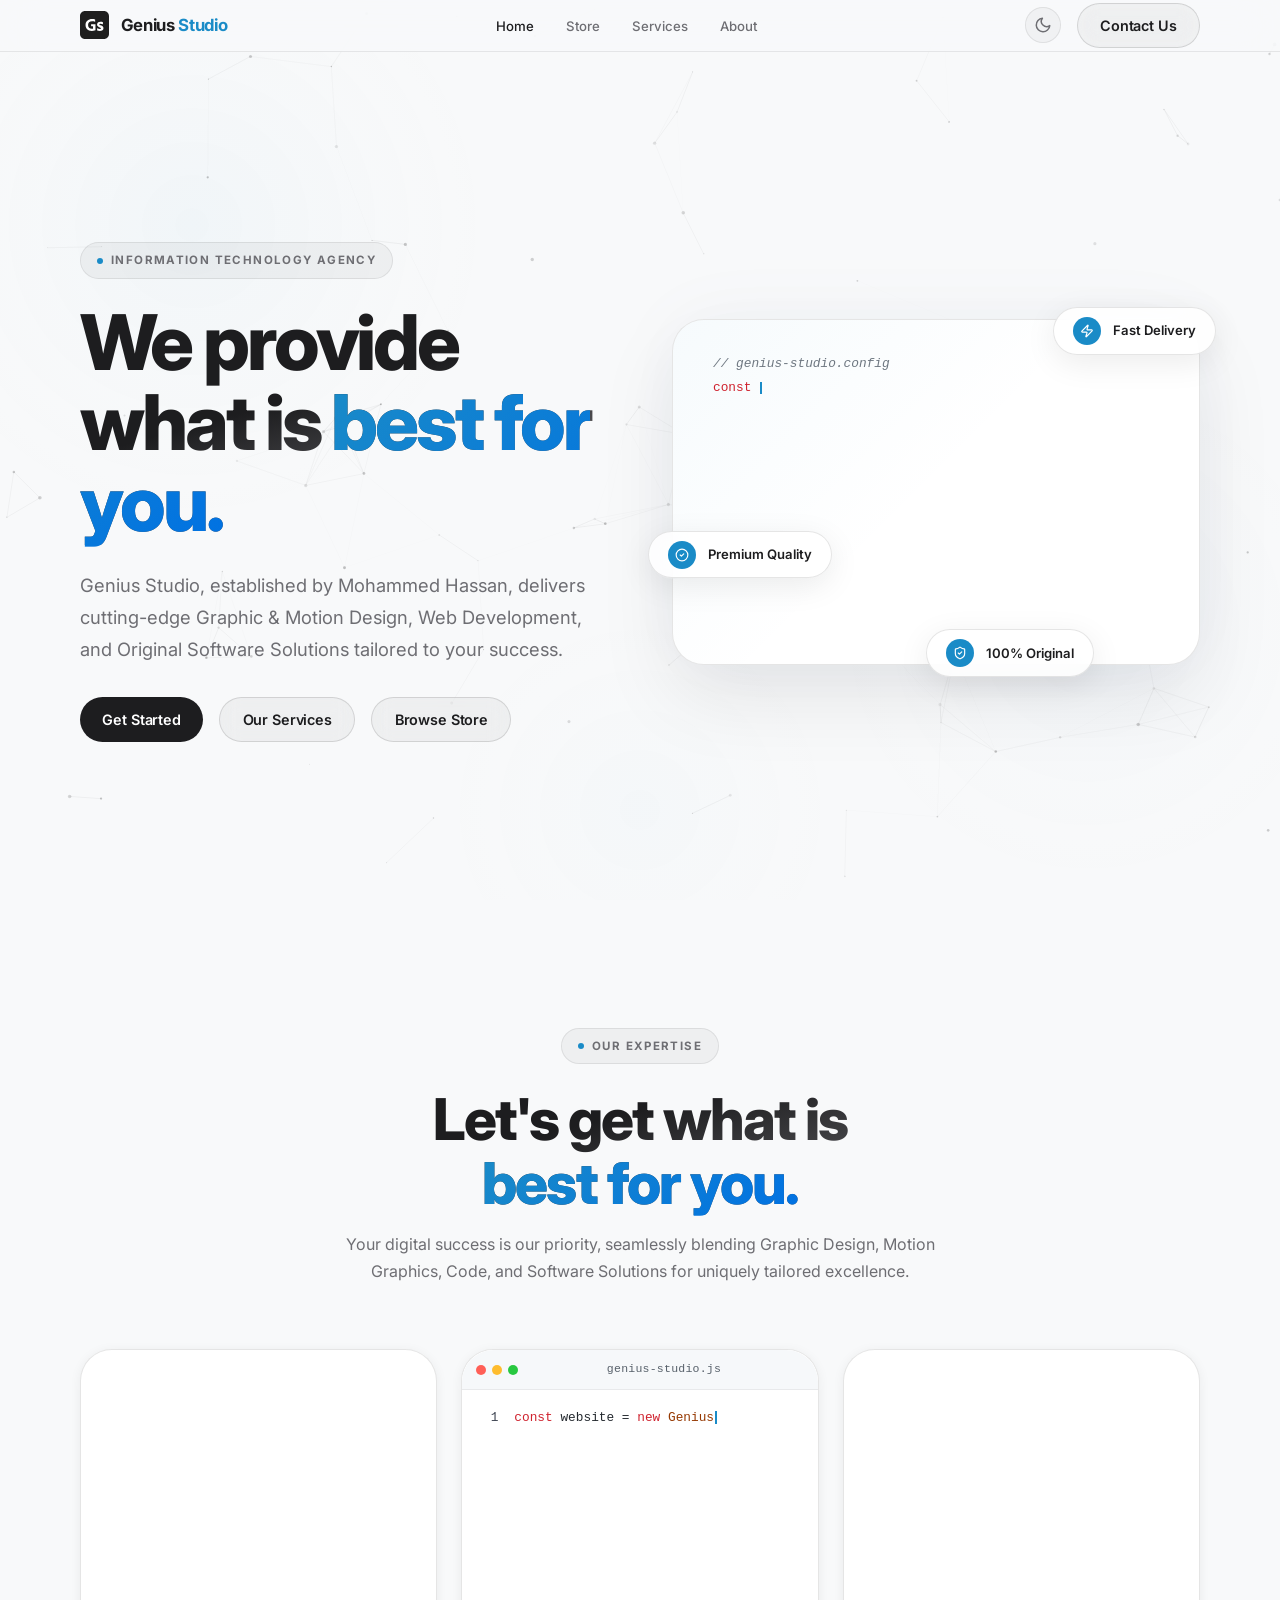
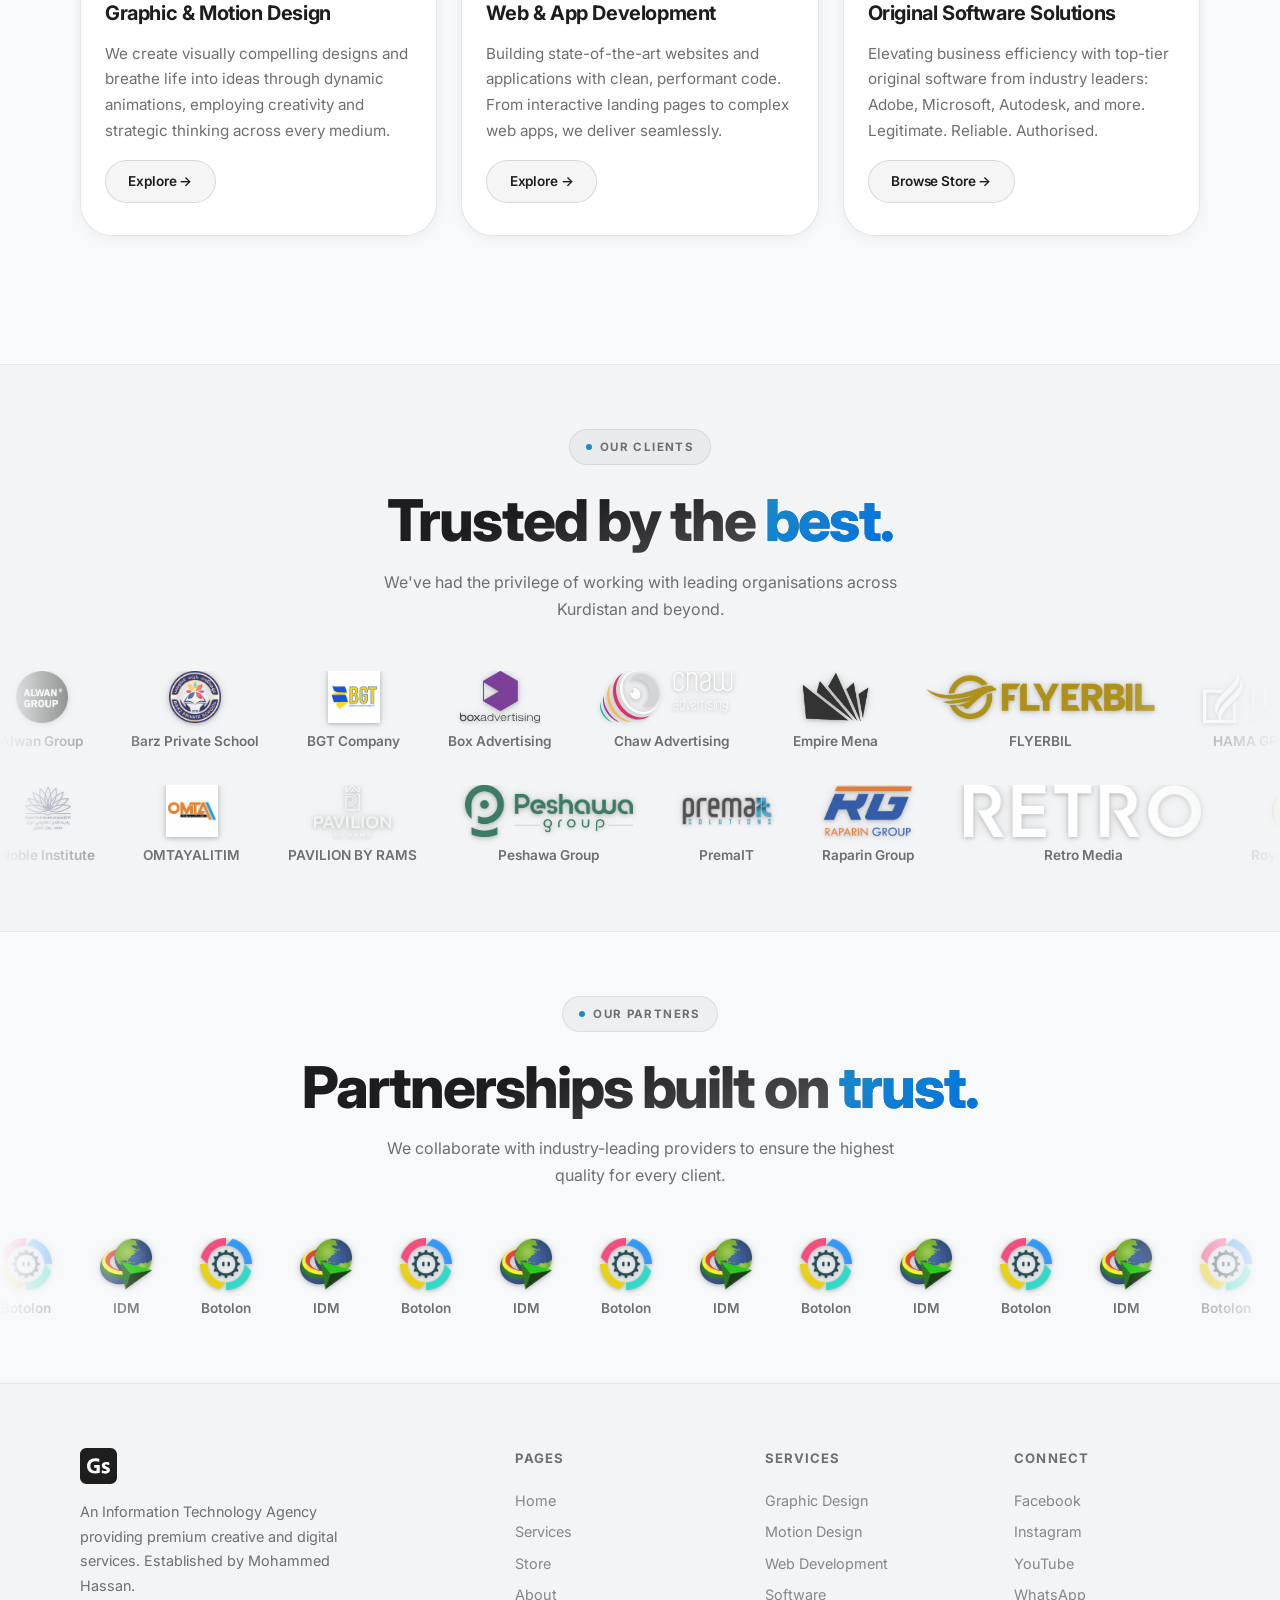
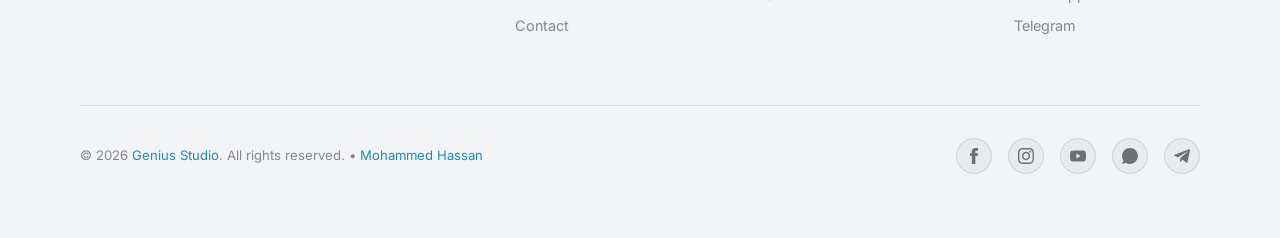
<file: index.html>
<!DOCTYPE html>
<html lang="en">

<head>
  <meta charset="UTF-8">
  <meta name="viewport" content="width=device-width, initial-scale=1.0">
  <title>Genius Studio | Information Technology Agency</title>
  <meta name="description"
    content="Genius Studio is an Information Technology Agency providing Graphic & Motion Design, Web & App Development, and Original Software Solutions.">

  <!-- Open Graph / Facebook / WhatsApp / Telegram -->
  <meta property="og:type" content="website">
  <meta property="og:url" content="https://geniusstudio.tech/">
  <meta property="og:title" content="Genius Studio | Information Technology Agency">
  <meta property="og:description"
    content="Genius Studio is an Information Technology Agency providing Graphic & Motion Design, Web & App Development, and Original Software Solutions.">
  <meta property="og:image" content="https://geniusstudio.tech/img/og-preview.png">
  <meta property="og:image:secure_url" content="https://geniusstudio.tech/img/og-preview.png">
  <meta property="og:image:type" content="image/png">
  <meta property="og:image:width" content="1200">
  <meta property="og:image:height" content="630">
  <meta property="og:image:alt" content="Genius Studio — Information Technology Agency">
  <meta property="og:site_name" content="Genius Studio">

  <!-- Twitter / X -->
  <meta name="twitter:card" content="summary_large_image">
  <meta name="twitter:url" content="https://geniusstudio.tech/">
  <meta name="twitter:title" content="Genius Studio | Information Technology Agency">
  <meta name="twitter:description"
    content="Genius Studio is an Information Technology Agency providing Graphic & Motion Design, Web & App Development, and Original Software Solutions.">
  <meta name="twitter:image" content="https://geniusstudio.tech/img/og-preview.png">

  <script>
    (function () {
      try {
        var s = localStorage.getItem('gs-theme');
        var t = s || (window.matchMedia && window.matchMedia('(prefers-color-scheme: light)').matches ? 'light' : 'dark');
        document.documentElement.setAttribute('data-theme', t);
      } catch (e) {}
    })();
  </script>
  <link rel="icon" type="image/svg+xml" href="branding/favicon/favicon.svg">
  <link rel="stylesheet" href="styles.css">
</head>

<body>

  <!-- =========================================
     NAVIGATION
     ========================================= -->
  <nav class="nav" role="navigation" aria-label="Main navigation">
    <div class="nav__inner">
      <a href="index.html" class="nav__logo" aria-label="Genius Studio Home">
        <img src="img/GsLogo.svg" alt="Genius Studio Logo">
        <span class="nav__logo-text">Genius <span>Studio</span></span>
      </a>

      <ul class="nav__links" role="list">
        <li><a href="index.html" class="active">Home</a></li>
        <li><a href="store.html">Store</a></li>
        <li><a href="services.html">Services</a></li>
        <li><a href="about.html">About</a></li>
      </ul>

      <div class="nav__cta">
        <a href="contact.html" class="btn btn--ghost">Contact Us</a>
      </div>

      <button class="nav__hamburger" aria-label="Open menu" aria-expanded="false">
        <svg viewBox="0 0 24 24">
          <line x1="3" y1="6" x2="21" y2="6" />
          <line x1="3" y1="12" x2="21" y2="12" />
          <line x1="3" y1="18" x2="21" y2="18" />
        </svg>
      </button>
    </div>
  </nav>

  <!-- Mobile Drawer -->
  <div class="nav__drawer" role="dialog" aria-label="Mobile navigation">
    <a href="index.html" class="active">Home</a>
    <a href="store.html">Store</a>
    <a href="services.html">Services</a>
    <a href="about.html">About</a>
    <a href="contact.html">Contact Us</a>
  </div>

  <!-- =========================================
     HERO
     ========================================= -->
  <header class="hero">
    <div class="container">
      <div class="hero__inner">
        <div>
          <div class="eyebrow reveal">
            <span class="dot"></span>
            Information Technology Agency
          </div>
          <h1 class="display-1 reveal reveal-delay-1">
            We provide what is <em>best for you.</em>
          </h1>
          <p class="body-lg reveal reveal-delay-2" style="margin-top:1.5rem; max-width:520px;">
            Genius Studio, established by Mohammed Hassan, delivers cutting-edge Graphic &amp; Motion Design, Web
            Development, and Original Software Solutions tailored to your success.
          </p>
          <div class="hero__ctas reveal reveal-delay-3">
            <a href="contact.html" class="btn btn--primary">Get Started</a>
            <a href="services.html" class="btn btn--ghost">Our Services</a>
            <a href="store.html" class="btn btn--ghost">Browse Store</a>
          </div>
        </div>

        <div class="hero-showcase reveal reveal-delay-2">
          <div class="hero-showcase__wrapper">
            <!-- Code card -->
            <div class="hero-showcase__card">
              <div class="hero-code" data-hero-code-anim></div>
            </div>

            <!-- Floating badges -->
            <div class="hero-badge hero-badge--top">
              <span class="hero-badge__icon">
                <svg viewBox="0 0 24 24" fill="none" stroke="currentColor" stroke-width="2" stroke-linecap="round"
                  stroke-linejoin="round">
                  <path
                    d="M4 14a1 1 0 0 1-.78-1.63l9.9-10.2a.5.5 0 0 1 .86.46l-1.92 6.02A1 1 0 0 0 13 10h7a1 1 0 0 1 .78 1.63l-9.9 10.2a.5.5 0 0 1-.86-.46l1.92-6.02A1 1 0 0 0 11 14z" />
                </svg>
              </span>
              <span>Fast Delivery</span>
            </div>

            <div class="hero-badge hero-badge--bottom">
              <span class="hero-badge__icon">
                <svg viewBox="0 0 24 24" fill="none" stroke="currentColor" stroke-width="2" stroke-linecap="round"
                  stroke-linejoin="round">
                  <path
                    d="M20 13c0 5-3.5 7.5-7.66 8.95a1 1 0 0 1-.67-.01C7.5 20.5 4 18 4 13V6a1 1 0 0 1 1-1c2 0 4.5-1.2 6.24-2.72a1.17 1.17 0 0 1 1.52 0C14.51 3.81 17 5 19 5a1 1 0 0 1 1 1z" />
                  <path d="m9 12 2 2 4-4" />
                </svg>
              </span>
              <span>100% Original</span>
            </div>

            <div class="hero-badge hero-badge--left">
              <span class="hero-badge__icon">
                <svg viewBox="0 0 24 24" fill="none" stroke="currentColor" stroke-width="2" stroke-linecap="round"
                  stroke-linejoin="round">
                  <path d="M12 22c5.523 0 10-4.477 10-10S17.523 2 12 2 2 6.477 2 12s4.477 10 10 10z" />
                  <path d="m9 12 2 2 4-4" />
                </svg>
              </span>
              <span>Premium Quality</span>
            </div>
          </div>
        </div>
      </div>
    </div>
  </header>

  <!-- =========================================
     SERVICES | Home Preview
     ========================================= -->
  <section class="section" id="services">
    <div class="container">
      <div class="text-center reveal" style="margin-bottom:4rem;">
        <div class="eyebrow" style="justify-content:center;">
          <span class="dot"></span>Our Expertise
        </div>
        <h2 class="display-2">Let's get what is<br><em>best for you.</em></h2>
        <p class="body-md" style="margin-top:1rem; max-width:640px; margin-inline:auto;">
          Your digital success is our priority, seamlessly blending Graphic Design, Motion Graphics, Code, and
          Software
          Solutions for uniquely tailored excellence.
        </p>
      </div>

      <div class="services-grid">
        <!-- Card 1: Graphic & Motion Design -->
        <div class="card service-card reveal reveal-delay-1">
          <div class="service-card__media">
            <video autoplay muted loop playsinline>
              <source src="vid/mgdgs.mp4" type="video/mp4">
            </video>
          </div>
          <div class="service-card__body">
            <h3 class="service-card__title">Graphic &amp; Motion Design</h3>
            <p class="service-card__desc">We create visually compelling designs and breathe life into ideas through
              dynamic animations, employing creativity and strategic thinking across every medium.</p>
            <a href="services.html#graphic" class="btn btn--ghost" style="margin-top:1rem; font-size:0.85rem;">Explore
              &rarr;</a>
          </div>
        </div>

        <!-- Card 2: Web & App Development (CODE ANIMATION) -->
        <div class="card service-card reveal reveal-delay-2">
          <div class="service-card__media">
            <div class="code-window">
              <div class="code-window__bar">
                <span class="code-window__dot code-window__dot--red"></span>
                <span class="code-window__dot code-window__dot--yellow"></span>
                <span class="code-window__dot code-window__dot--green"></span>
                <span class="code-window__title">genius-studio.js</span>
              </div>
              <div class="code-window__body" data-code-anim></div>
            </div>
          </div>
          <div class="service-card__body">
            <h3 class="service-card__title">Web &amp; App Development</h3>
            <p class="service-card__desc">Building state-of-the-art websites and applications with clean, performant
              code. From interactive landing pages to complex web apps, we deliver seamlessly.</p>
            <a href="services.html#dev" class="btn btn--ghost" style="margin-top:1rem; font-size:0.85rem;">Explore
              &rarr;</a>
          </div>
        </div>

        <!-- Card 3: Original Software Solutions -->
        <div class="card service-card reveal reveal-delay-3">
          <div class="service-card__media">
            <video autoplay muted loop playsinline>
              <source src="vid/ossvd.mp4" type="video/mp4">
            </video>
          </div>
          <div class="service-card__body">
            <h3 class="service-card__title">Original Software Solutions</h3>
            <p class="service-card__desc">Elevating business efficiency with top-tier original software from industry
              leaders: Adobe, Microsoft, Autodesk, and more. Legitimate. Reliable. Authorised.</p>
            <a href="store.html" class="btn btn--ghost" style="margin-top:1rem; font-size:0.85rem;">Browse Store &rarr;</a>
          </div>
        </div>
      </div>
    </div>
  </section>

  <!-- =========================================
     CLIENTS
     ========================================= -->
  <section class="section section--alt marquee-section">
    <div class="container text-center reveal" style="margin-bottom:3rem;">
      <div class="eyebrow" style="justify-content:center;">
        <span class="dot"></span>Our Clients
      </div>
      <h2 class="display-2">Trusted by the <em>best.</em></h2>
      <p class="body-md" style="max-width:520px; margin-inline:auto; margin-top:1rem;">We've had the privilege of
        working with leading organisations across Kurdistan and beyond.</p>
    </div>

    <div class="marquee-track reveal">
      <div class="marquee-items" id="marquee-customers-1">
        <!-- CUSTOMER_LOGOS_START_1 -->
        <div class="logo-item"><img src="customer_logos/Alwan Group.png" alt="Alwan Group"><span>Alwan Group</span></div>
        <div class="logo-item"><img src="customer_logos/Barz Private School.png" alt="Barz Private School"><span>Barz Private School</span></div>
        <div class="logo-item"><img src="customer_logos/BGT Company.jpg" alt="BGT Company"><span>BGT Company</span></div>
        <div class="logo-item"><img src="customer_logos/Box Advertising.svg" alt="Box Advertising"><span>Box Advertising</span></div>
        <div class="logo-item"><img src="customer_logos/Chaw Advertising.svg" alt="Chaw Advertising"><span>Chaw Advertising</span></div>
        <div class="logo-item"><img src="customer_logos/Empire Mena.png" alt="Empire Mena"><span>Empire Mena</span></div>
        <div class="logo-item"><img src="customer_logos/FLYERBIL.png" alt="FLYERBIL"><span>FLYERBIL</span></div>
        <div class="logo-item"><img src="customer_logos/HAMA GROUP.svg" alt="HAMA GROUP"><span>HAMA GROUP</span></div>
        <div class="logo-item"><img src="customer_logos/Hawler Medical University.png" alt="Hawler Medical University"><span>Hawler Medical University</span></div>
        <div class="logo-item"><img src="customer_logos/Kobas.png" alt="Kobas"><span>Kobas</span></div>
        <div class="logo-item"><img src="customer_logos/Komar University of Science and Technology.png" alt="Komar University of Science and Technology"><span>Komar University of Science and Technology</span></div>
        <div class="logo-item"><img src="customer_logos/Kurdistan24.svg" alt="Kurdistan24"><span>Kurdistan24</span></div>
        <div class="logo-item"><img src="customer_logos/Kurdsat.webp" alt="Kurdsat"><span>Kurdsat</span></div>
        <div class="logo-item"><img src="customer_logos/Lazgin Company.png" alt="Lazgin Company"><span>Lazgin Company</span></div>
        <!-- Duplicate -->
        <div class="logo-item"><img src="customer_logos/Alwan Group.png" alt="Alwan Group"><span>Alwan Group</span></div>
        <div class="logo-item"><img src="customer_logos/Barz Private School.png" alt="Barz Private School"><span>Barz Private School</span></div>
        <div class="logo-item"><img src="customer_logos/BGT Company.jpg" alt="BGT Company"><span>BGT Company</span></div>
        <div class="logo-item"><img src="customer_logos/Box Advertising.svg" alt="Box Advertising"><span>Box Advertising</span></div>
        <div class="logo-item"><img src="customer_logos/Chaw Advertising.svg" alt="Chaw Advertising"><span>Chaw Advertising</span></div>
        <div class="logo-item"><img src="customer_logos/Empire Mena.png" alt="Empire Mena"><span>Empire Mena</span></div>
        <div class="logo-item"><img src="customer_logos/FLYERBIL.png" alt="FLYERBIL"><span>FLYERBIL</span></div>
        <div class="logo-item"><img src="customer_logos/HAMA GROUP.svg" alt="HAMA GROUP"><span>HAMA GROUP</span></div>
        <div class="logo-item"><img src="customer_logos/Hawler Medical University.png" alt="Hawler Medical University"><span>Hawler Medical University</span></div>
        <div class="logo-item"><img src="customer_logos/Kobas.png" alt="Kobas"><span>Kobas</span></div>
        <div class="logo-item"><img src="customer_logos/Komar University of Science and Technology.png" alt="Komar University of Science and Technology"><span>Komar University of Science and Technology</span></div>
        <div class="logo-item"><img src="customer_logos/Kurdistan24.svg" alt="Kurdistan24"><span>Kurdistan24</span></div>
        <div class="logo-item"><img src="customer_logos/Kurdsat.webp" alt="Kurdsat"><span>Kurdsat</span></div>
        <div class="logo-item"><img src="customer_logos/Lazgin Company.png" alt="Lazgin Company"><span>Lazgin Company</span></div>
        <!-- CUSTOMER_LOGOS_END_1 -->
      </div>
    </div>

    <!-- second row reverse -->
    <div class="marquee-track reveal" style="margin-top:2rem;">
      <div class="marquee-items marquee-items--reverse" id="marquee-customers-2">
        <!-- CUSTOMER_LOGOS_START_2 -->
        <div class="logo-item"><img src="customer_logos/Noble Institute.png" alt="Noble Institute"><span>Noble Institute</span></div>
        <div class="logo-item"><img src="customer_logos/OMTAYALITIM.jpg" alt="OMTAYALITIM"><span>OMTAYALITIM</span></div>
        <div class="logo-item"><img src="customer_logos/PAVILION BY RAMS.png" alt="PAVILION BY RAMS"><span>PAVILION BY RAMS</span></div>
        <div class="logo-item"><img src="customer_logos/Peshawa Group.webp" alt="Peshawa Group"><span>Peshawa Group</span></div>
        <div class="logo-item"><img src="customer_logos/PremaIT.png" alt="PremaIT"><span>PremaIT</span></div>
        <div class="logo-item"><img src="customer_logos/Raparin Group.png" alt="Raparin Group"><span>Raparin Group</span></div>
        <div class="logo-item"><img src="customer_logos/Retro Media.png" alt="Retro Media"><span>Retro Media</span></div>
        <div class="logo-item"><img src="customer_logos/Royal Reklam.png" alt="Royal Reklam"><span>Royal Reklam</span></div>
        <div class="logo-item"><img src="customer_logos/Smart Health Tower.png" alt="Smart Health Tower"><span>Smart Health Tower</span></div>
        <div class="logo-item"><img src="customer_logos/Titanic Hotel Spa.png" alt="Titanic Hotel Spa"><span>Titanic Hotel Spa</span></div>
        <div class="logo-item"><img src="customer_logos/Vantage.png" alt="Vantage"><span>Vantage</span></div>
        <div class="logo-item"><img src="customer_logos/Visit Kurdistan.jpg" alt="Visit Kurdistan"><span>Visit Kurdistan</span></div>
        <div class="logo-item"><img src="customer_logos/Vogue Architects.png" alt="Vogue Architects"><span>Vogue Architects</span></div>
        <!-- Duplicate -->
        <div class="logo-item"><img src="customer_logos/Noble Institute.png" alt="Noble Institute"><span>Noble Institute</span></div>
        <div class="logo-item"><img src="customer_logos/OMTAYALITIM.jpg" alt="OMTAYALITIM"><span>OMTAYALITIM</span></div>
        <div class="logo-item"><img src="customer_logos/PAVILION BY RAMS.png" alt="PAVILION BY RAMS"><span>PAVILION BY RAMS</span></div>
        <div class="logo-item"><img src="customer_logos/Peshawa Group.webp" alt="Peshawa Group"><span>Peshawa Group</span></div>
        <div class="logo-item"><img src="customer_logos/PremaIT.png" alt="PremaIT"><span>PremaIT</span></div>
        <div class="logo-item"><img src="customer_logos/Raparin Group.png" alt="Raparin Group"><span>Raparin Group</span></div>
        <div class="logo-item"><img src="customer_logos/Retro Media.png" alt="Retro Media"><span>Retro Media</span></div>
        <div class="logo-item"><img src="customer_logos/Royal Reklam.png" alt="Royal Reklam"><span>Royal Reklam</span></div>
        <div class="logo-item"><img src="customer_logos/Smart Health Tower.png" alt="Smart Health Tower"><span>Smart Health Tower</span></div>
        <div class="logo-item"><img src="customer_logos/Titanic Hotel Spa.png" alt="Titanic Hotel Spa"><span>Titanic Hotel Spa</span></div>
        <div class="logo-item"><img src="customer_logos/Vantage.png" alt="Vantage"><span>Vantage</span></div>
        <div class="logo-item"><img src="customer_logos/Visit Kurdistan.jpg" alt="Visit Kurdistan"><span>Visit Kurdistan</span></div>
        <div class="logo-item"><img src="customer_logos/Vogue Architects.png" alt="Vogue Architects"><span>Vogue Architects</span></div>
        <!-- CUSTOMER_LOGOS_END_2 -->
      </div>
    </div>
  </section>

  <!-- =========================================
     PARTNERS
     ========================================= -->
  <section class="section marquee-section">
    <div class="container text-center reveal" style="margin-bottom:3rem;">
      <div class="eyebrow" style="justify-content:center;">
        <span class="dot"></span>Our Partners
      </div>
      <h2 class="display-2">Partnerships built on <em>trust.</em></h2>
      <p class="body-md" style="max-width:520px; margin-inline:auto; margin-top:1rem;">We collaborate with
        industry-leading providers to ensure the highest quality for every client.</p>
    </div>

    <div class="marquee-track reveal">
      <div class="marquee-items" id="marquee-partners">
        <!-- PARTNER_LOGOS_START -->
        <div class="logo-item"><img src="partner_logos/Botolon.png" alt="Botolon"><span>Botolon</span></div>
        <div class="logo-item"><img src="partner_logos/IDM.png" alt="IDM"><span>IDM</span></div>
        <!-- Duplicate -->
        <div class="logo-item"><img src="partner_logos/Botolon.png" alt="Botolon"><span>Botolon</span></div>
        <div class="logo-item"><img src="partner_logos/IDM.png" alt="IDM"><span>IDM</span></div>
        <!-- PARTNER_LOGOS_END -->
      </div>
    </div>
  </section>

  <!-- =========================================
     FOOTER
     ========================================= -->
  <footer class="footer" role="contentinfo">
    <div class="container">
      <div class="footer__inner">
        <div class="footer__brand">
          <img src="img/GsLogo.svg" alt="Genius Studio">
          <p>An Information Technology Agency providing premium creative and digital services. Established by Mohammed
            Hassan.</p>
        </div>
        <div class="footer__col">
          <h4>Pages</h4>
          <a href="index.html">Home</a>
          <a href="services.html">Services</a>
          <a href="store.html">Store</a>
          <a href="about.html">About</a>
          <a href="contact.html">Contact</a>
        </div>
        <div class="footer__col">
          <h4>Services</h4>
          <a href="services.html#graphic">Graphic Design</a>
          <a href="services.html#graphic">Motion Design</a>
          <a href="services.html#dev">Web Development</a>
          <a href="services.html#software">Software</a>
        </div>
        <div class="footer__col">
          <h4>Connect</h4>
          <a href="https://www.facebook.com/geniusstudio.tech" target="_blank" rel="noopener">Facebook</a>
          <a href="https://www.instagram.com/geniusstudio.tech" target="_blank" rel="noopener">Instagram</a>
          <a href="https://www.youtube.com/@geniusstudiotech" target="_blank" rel="noopener">YouTube</a>
          <a href="https://wa.me/message/EVDYGDIDD2ABM1" target="_blank" rel="noopener">WhatsApp</a>
          <a href="https://t.me/mohammedhx2" target="_blank" rel="noopener">Telegram</a>
        </div>
      </div>

      <div class="footer__bottom">
        <p class="footer__copy">&copy; 2026 <a href="index.html" style="color:var(--clr-accent);">Genius Studio</a>. All rights reserved. &bull; <a
            href="https://www.facebook.com/mohammedhx2" target="_blank" rel="noopener"
            style="color:var(--clr-accent);">Mohammed Hassan</a></p>
        <div class="footer__socials">
          <!-- Facebook -->
          <a href="https://www.facebook.com/geniusstudio.tech" target="_blank" rel="noopener" aria-label="Facebook">
            <svg viewBox="0 0 192 384">
              <path
                d="M128 128V89.9c0-17.2 3.8-25.9 30.5-25.9H192V0h-55.9C67.6 0 45 31.4 45 85.3V128H0v64h45v192h83V192h56.4l7.6-64h-64z" />
            </svg>
          </a>
          <!-- Instagram -->
          <a href="https://www.instagram.com/geniusstudio.tech" target="_blank" rel="noopener" aria-label="Instagram">
            <svg viewBox="0 0 24 24">
              <path
                d="M12 0C8.7 0 8.3 0 7.1.1c-1.3 0-2.2.2-3 .5C3.4.9 2.7 1.3 2 2S.9 3.3.6 4.1c-.3.8-.5 1.7-.5 3C0 8.3 0 8.7 0 12s0 3.7.1 4.9c.1 1.3.3 2.1.6 2.9.2.8.6 1.5 1.3 2.2.7.7 1.3 1.1 2.1 1.4.8.3 1.6.5 2.9.6h5c3.3 0 3.7 0 4.9-.1 1.3-.1 2.1-.3 2.9-.6.8-.3 1.5-.7 2.1-1.4.7-.7 1.1-1.3 1.4-2.1.3-.8.5-1.6.6-2.9.1-1.2.1-1.6.1-4.9s0-3.7-.1-4.9c-.1-1.3-.3-2.1-.6-2.9-.2-.8-.6-1.5-1.3-2.2-.7-.7-1.3-1.1-2.1-1.4C19.1.3 18.3.1 17 0h-5zm0 2.2c3.2 0 3.6 0 4.9.1 1.2.1 1.8.2 2.2.4.6.2 1 .5 1.4.9.4.4.7.8.9 1.4.2.4.4 1.1.4 2.2.1 1.3.1 1.6.1 4.8s0 3.6-.1 4.9c-.1 1.2-.3 1.8-.4 2.2-.2.6-.5 1-.9 1.4-.4.4-.8.7-1.4.9-.4.2-1.1.4-2.2.4-1.3.1-1.6.1-4.9.1-3.2 0-3.6 0-4.9-.1-1.2-.1-1.8-.3-2.2-.4-.6-.2-1-.5-1.4-.9-.4-.4-.7-.8-.9-1.4-.2-.4-.4-1.1-.4-2.2 0-1.3-.1-1.6-.1-4.8 0-3.2 0-3.6.1-4.9 0-1.2.2-1.9.4-2.3.2-.6.5-1 .9-1.4.4-.4.8-.7 1.4-.9.4-.2 1.1-.4 2.2-.4 1.3-.1 1.6-.1 4.9 0zm0 3.6c-3.4 0-6.2 2.8-6.2 6.2 0 3.4 2.8 6.2 6.2 6.2 3.4 0 6.2-2.8 6.2-6.2 0-3.4-2.8-6.2-6.2-6.2zM12 16c-2.2 0-4-1.8-4-4s1.8-4 4-4 4 1.8 4 4-1.8 4-4 4zm7.8-10.4c0 .8-.6 1.4-1.4 1.4-.8 0-1.4-.6-1.4-1.4s.6-1.4 1.4-1.4c.8 0 1.4.6 1.4 1.4z" />
            </svg>
          </a>
          <!-- YouTube -->
          <a href="https://www.youtube.com/@geniusstudiotech" target="_blank" rel="noopener" aria-label="YouTube">
            <svg viewBox="0 0 1080 756">
              <path
                d="M1057.4 118.1c-12.4-46.5-49-83.1-95.5-95.5C877.7 0 540 0 540 0S202.3 0 118 22.6c-46.4 12.4-83 49-95.4 95.5C0 202.3 0 378 0 378s0 175.7 22.6 259.9c12.4 46.5 49 83.1 95.5 95.5C202.3 756 540 756 540 756s337.7 0 422-22.6c46.5-12.4 83.1-49 95.5-95.5C1080 553.7 1080 378 1080 378s0-175.7-22.6-259.9zM432 540V216l280.6 162L432 540z" />
            </svg>
          </a>
          <!-- WhatsApp -->
          <a href="https://wa.me/message/EVDYGDIDD2ABM1" target="_blank" rel="noopener" aria-label="WhatsApp">
            <svg viewBox="0 0 93 93">
              <path
                d="M46.5.5C21.1.5.5 21.1.5 46.5c0 9.6 2.9 18.7 8.4 26.5L.7 91c-.2.4-.1.8.2 1.1.3.3.7.4 1.1.3l19.7-7.2c7.4 4.8 16 7.3 24.8 7.3h.1c25.4 0 46-20.6 46-46S71.8.5 46.5.5z" />
            </svg>
          </a>
          <!-- Telegram -->
          <a href="https://t.me/mohammedhx2" target="_blank" rel="noopener" aria-label="Telegram">
            <svg viewBox="0 0 448 376">
              <path
                d="m446.7 34.4-67.6 318.8c-5.1 22.5-18.4 28.1-37.3 17.5l-103-75.9-49.7 47.8c-5.5 5.5-10.1 10.1-20.7 10.1l7.4-104.9L366.7 75.3c8.3-7.4-1.8-11.5-12.9-4.1l-236 148.6L16.2 188c-22.1-6.9-22.5-22.1 4.6-32.7L418.2 2.2c18.4-6.9 34.5 4.1 28.5 32.2z" />
            </svg>
          </a>
        </div>
      </div>
    </div>
  </footer>

  <script src="background.js"></script>
  <script src="code-animation.js"></script>
</body>

</html>
</file>
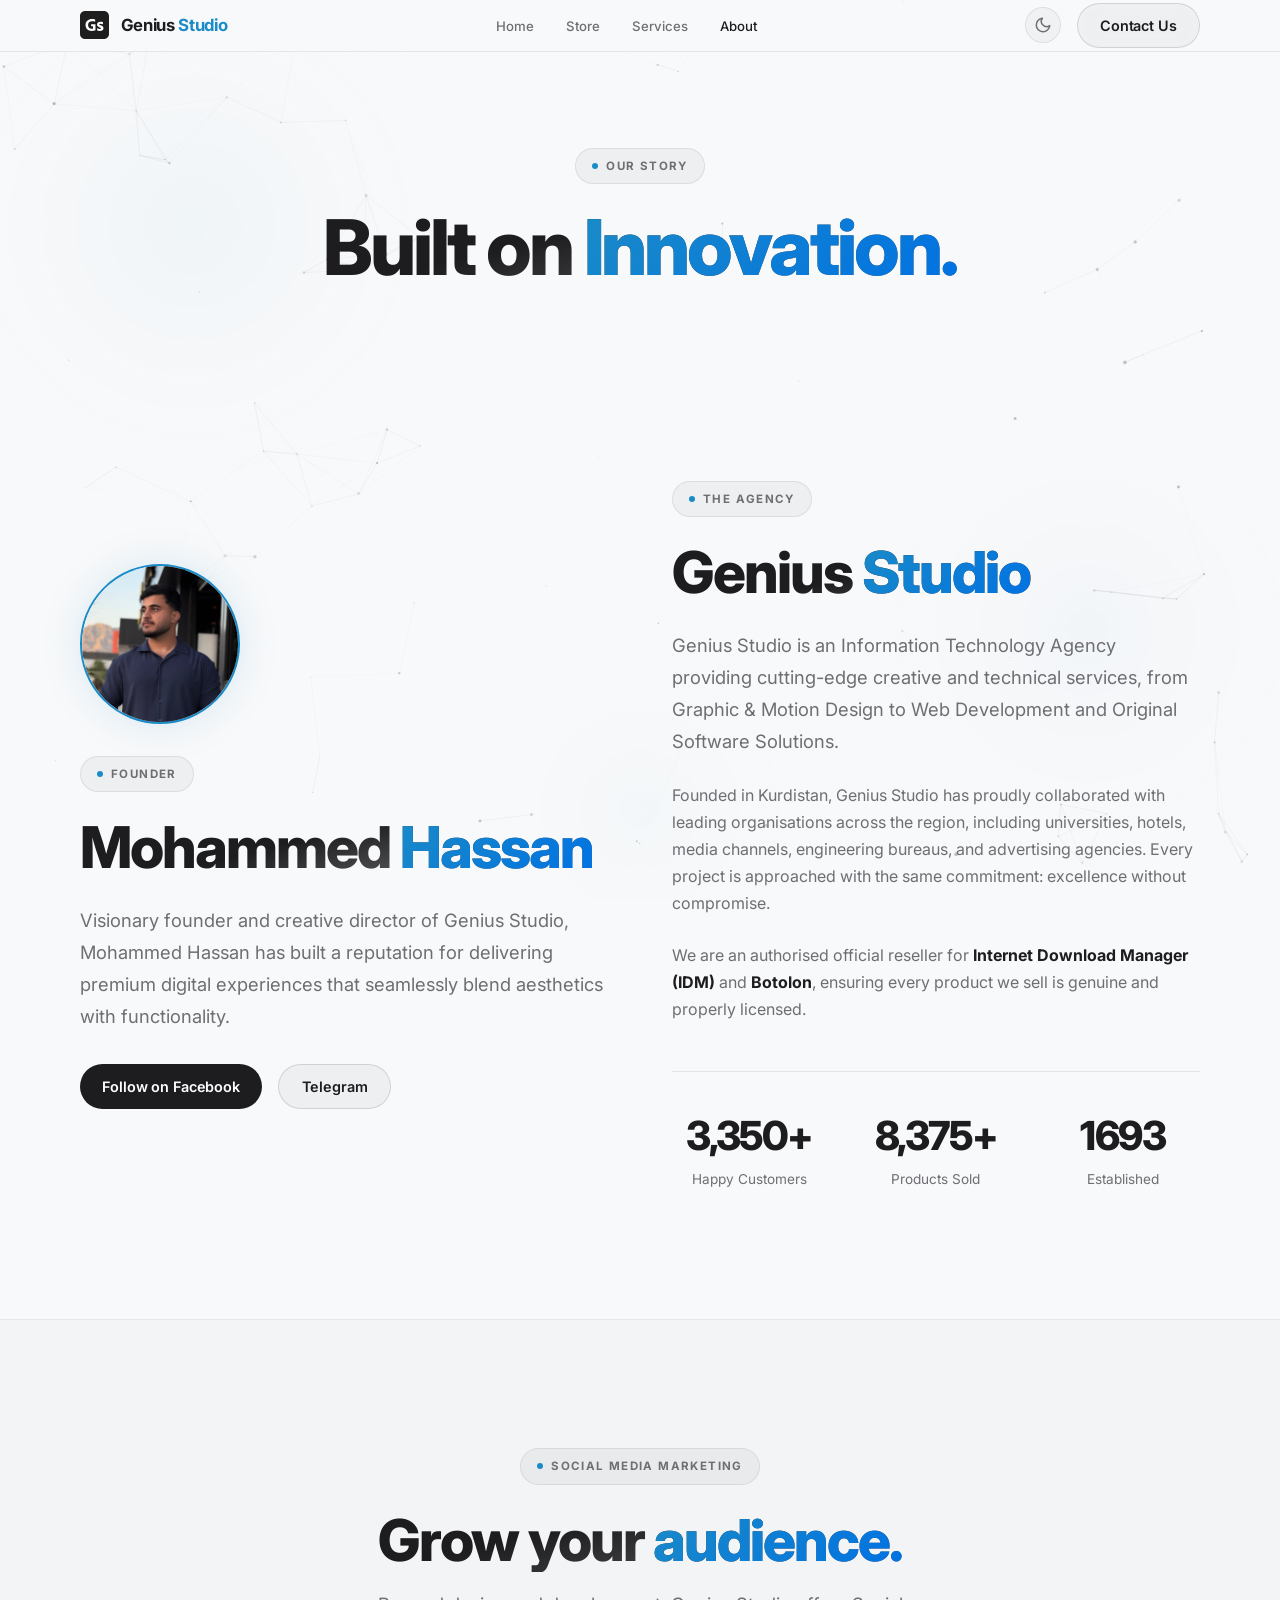
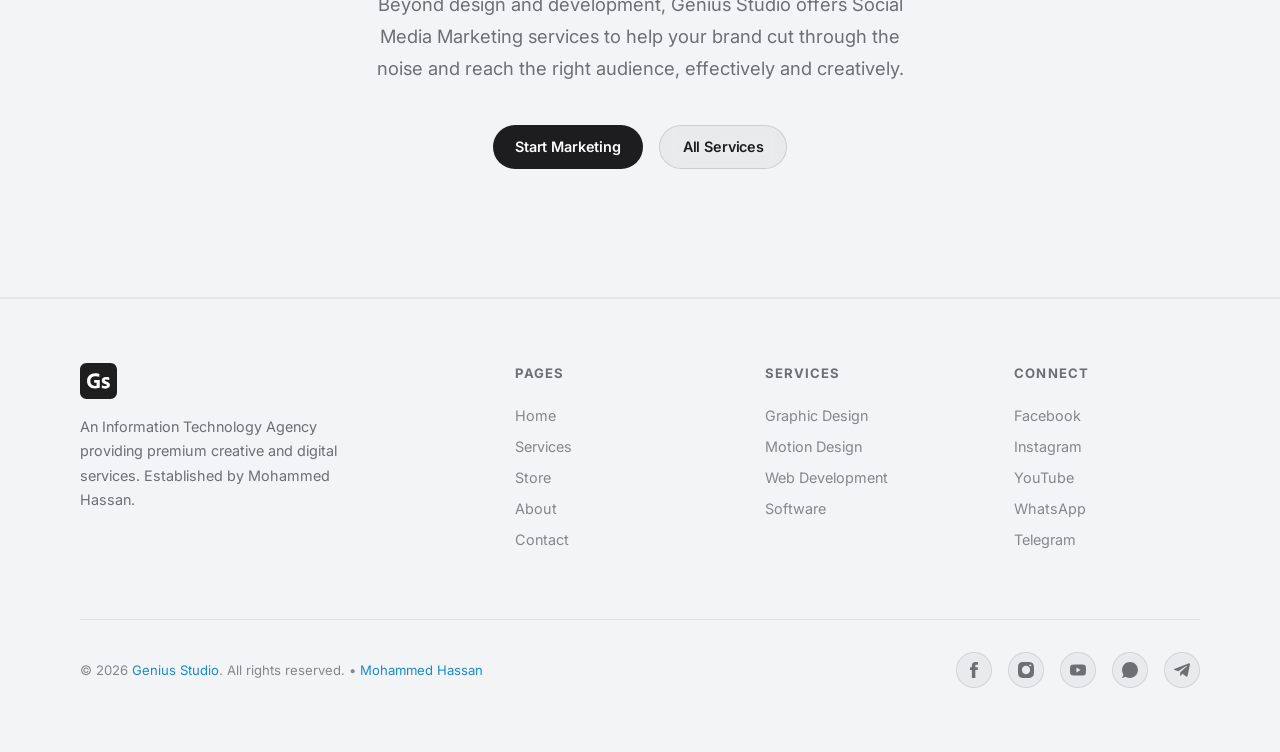
<file: about.html>
<!DOCTYPE html>
<html lang="en">

<head>
  <meta charset="UTF-8">
  <meta name="viewport" content="width=device-width, initial-scale=1.0">
  <title>About | Genius Studio</title>
  <meta name="description"
    content="Learn about Genius Studio, an Information Technology Agency established by Mohammed Hassan, delivering premium digital services.">

  <!-- Open Graph / Facebook / WhatsApp / Telegram -->
  <meta property="og:type" content="website">
  <meta property="og:url" content="https://geniusstudio.tech/about.html">
  <meta property="og:title" content="About | Genius Studio">
  <meta property="og:description"
    content="Learn about Genius Studio, an Information Technology Agency established by Mohammed Hassan, delivering premium digital services.">
  <meta property="og:image" content="https://geniusstudio.tech/img/og-preview.png">
  <meta property="og:image:secure_url" content="https://geniusstudio.tech/img/og-preview.png">
  <meta property="og:image:type" content="image/png">
  <meta property="og:image:width" content="1200">
  <meta property="og:image:height" content="630">
  <meta property="og:image:alt" content="About Genius Studio — Information Technology Agency">
  <meta property="og:site_name" content="Genius Studio">

  <!-- Twitter / X -->
  <meta name="twitter:card" content="summary_large_image">
  <meta name="twitter:url" content="https://geniusstudio.tech/about.html">
  <meta name="twitter:title" content="About | Genius Studio">
  <meta name="twitter:description"
    content="Learn about Genius Studio, an Information Technology Agency established by Mohammed Hassan, delivering premium digital services.">
  <meta name="twitter:image" content="https://geniusstudio.tech/img/og-preview.png">

  <script>
    (function () {
      try {
        var s = localStorage.getItem('gs-theme');
        var t = s || (window.matchMedia && window.matchMedia('(prefers-color-scheme: light)').matches ? 'light' : 'dark');
        document.documentElement.setAttribute('data-theme', t);
      } catch (e) {}
    })();
  </script>
  <link rel="icon" type="image/svg+xml" href="branding/favicon/favicon.svg">
  <link rel="stylesheet" href="styles.css">
</head>

<body>

  <nav class="nav" role="navigation" aria-label="Main navigation">
    <div class="nav__inner">
      <a href="index.html" class="nav__logo" aria-label="Genius Studio Home">
        <img src="img/GsLogo.svg" alt="Genius Studio Logo">
        <span class="nav__logo-text">Genius <span>Studio</span></span>
      </a>
      <ul class="nav__links" role="list">
        <li><a href="index.html">Home</a></li>
        <li><a href="store.html">Store</a></li>
        <li><a href="services.html">Services</a></li>
        <li><a href="about.html" class="active">About</a></li>
      </ul>
      <div class="nav__cta">
        <a href="contact.html" class="btn btn--ghost">Contact Us</a>
      </div>
      <button class="nav__hamburger" aria-label="Open menu" aria-expanded="false">
        <svg viewBox="0 0 24 24">
          <line x1="3" y1="6" x2="21" y2="6" />
          <line x1="3" y1="12" x2="21" y2="12" />
          <line x1="3" y1="18" x2="21" y2="18" />
        </svg>
      </button>
    </div>
  </nav>
  <div class="nav__drawer" role="dialog" aria-label="Mobile navigation">
    <a href="index.html">Home</a>
    <a href="store.html">Store</a>
    <a href="services.html">Services</a>
    <a href="about.html" class="active">About</a>
    <a href="contact.html">Contact Us</a>
  </div>

  <!-- PAGE HERO -->
  <div class="page-hero text-center">
    <div class="container">
      <div class="eyebrow reveal" style="justify-content:center;">
        <span class="dot"></span>Our Story
      </div>
      <h1 class="display-1 reveal reveal-delay-1">Built on <em>Innovation.</em></h1>
    </div>
  </div>

  <!-- ABOUT SECTION -->
  <section class="section">
    <div class="container">
      <div class="about-grid">
        <div class="reveal">
          <img src="branding/owner.jpg" alt="Mohammed Hassan" class="avatar" style="margin-bottom:2rem;">
          <div class="eyebrow">
            <span class="dot"></span>Founder
          </div>
          <h2 class="display-2" style="margin-bottom:1.5rem;">Mohammed <em>Hassan</em></h2>
          <p class="body-lg">Visionary founder and creative director of Genius Studio, Mohammed Hassan has built a
            reputation for delivering premium digital experiences that seamlessly blend aesthetics with functionality.
          </p>
          <div style="display:flex; gap:1rem; margin-top:2rem; flex-wrap:wrap;">
            <a href="https://www.facebook.com/mohammedhx2" target="_blank" rel="noopener"
              class="btn btn--primary">Follow on Facebook</a>
            <a href="https://t.me/mohammedhx2" target="_blank" rel="noopener" class="btn btn--ghost">Telegram</a>
          </div>
        </div>

        <div class="reveal reveal-delay-2">
          <div class="eyebrow">
            <span class="dot"></span>The Agency
          </div>
          <h2 class="display-2" style="margin-bottom:1.5rem;">Genius <em>Studio</em></h2>
          <p class="body-lg">Genius Studio is an Information Technology Agency providing cutting-edge creative and
            technical services, from Graphic &amp; Motion Design to Web Development and Original Software Solutions.
          </p>
          <p class="body-md" style="margin-top:1.5rem;">Founded in Kurdistan, Genius Studio has proudly collaborated
            with leading organisations across the region, including universities, hotels, media channels, engineering
            bureaus, and advertising agencies. Every project is approached with the same commitment: excellence without
            compromise.</p>
          <p class="body-md" style="margin-top:1.5rem;">We are an authorised official reseller for <strong
              style="color:var(--clr-text-primary);">Internet Download Manager (IDM)</strong> and <strong
              style="color:var(--clr-text-primary);">Botolon</strong>, ensuring every product we sell is genuine and
            properly licensed.</p>

          <!-- Stats -->
          <div class="stats-grid"
            style="display:grid; grid-template-columns: repeat(3,1fr); gap:2rem; margin-top:3rem; padding-top:2rem; border-top:1px solid var(--clr-border);">
            <div style="text-align:center;">
              <p class="stat-number" data-count="4000" data-suffix="+"
                style="font-size:2.5rem; font-weight:800; color:var(--clr-text-primary); letter-spacing:-0.04em;">4,000+</p>
              <p class="body-md" style="margin:0; font-size:0.85rem;">Happy Customers</p>
            </div>
            <div style="text-align:center;">
              <p class="stat-number" data-count="10000" data-suffix="+"
                style="font-size:2.5rem; font-weight:800; color:var(--clr-text-primary); letter-spacing:-0.04em;">10,000+</p>
              <p class="body-md" style="margin:0; font-size:0.85rem;">Products Sold</p>
            </div>
            <div style="text-align:center;">
              <p class="stat-number" data-count="2022" data-suffix="" data-no-format
                style="font-size:2.5rem; font-weight:800; color:var(--clr-text-primary); letter-spacing:-0.04em;">2022</p>
              <p class="body-md" style="margin:0; font-size:0.85rem;">Established</p>
            </div>
          </div>
        </div>
      </div>
    </div>
  </section>

  <!-- SMARTER SECTION: What we use / Social Media -->
  <section class="section section--alt">
    <div class="container text-center">
      <div class="eyebrow reveal" style="justify-content:center;">
        <span class="dot"></span>Social Media Marketing
      </div>
      <h2 class="display-2 reveal reveal-delay-1">Grow your <em>audience.</em></h2>
      <p class="body-lg reveal reveal-delay-2" style="max-width:560px; margin-inline:auto; margin-top:1rem;">Beyond
        design and development, Genius Studio offers Social Media Marketing services to help your brand cut through the
        noise and reach the right audience, effectively and creatively.</p>
      <div style="display:flex; justify-content:center; gap:1rem; margin-top:2.5rem;" class="reveal reveal-delay-3">
        <a href="contact.html" class="btn btn--primary">Start Marketing</a>
        <a href="services.html" class="btn btn--ghost">All Services</a>
      </div>
    </div>
  </section>

  <!-- FOOTER -->
  <footer class="footer" role="contentinfo">
    <div class="container">
      <div class="footer__inner">
        <div class="footer__brand">
          <img src="img/GsLogo.svg" alt="Genius Studio">
          <p>An Information Technology Agency providing premium creative and digital services. Established by Mohammed
            Hassan.</p>
        </div>
        <div class="footer__col">
          <h4>Pages</h4>
          <a href="index.html">Home</a>
          <a href="services.html">Services</a>
          <a href="store.html">Store</a>
          <a href="about.html">About</a>
          <a href="contact.html">Contact</a>
        </div>
        <div class="footer__col">
          <h4>Services</h4>
          <a href="services.html#graphic">Graphic Design</a>
          <a href="services.html#graphic">Motion Design</a>
          <a href="services.html#dev">Web Development</a>
          <a href="services.html#software">Software</a>
        </div>
        <div class="footer__col">
          <h4>Connect</h4>
          <a href="https://www.facebook.com/geniusstudio.tech" target="_blank" rel="noopener">Facebook</a>
          <a href="https://www.instagram.com/geniusstudio.tech" target="_blank" rel="noopener">Instagram</a>
          <a href="https://www.youtube.com/@geniusstudiotech" target="_blank" rel="noopener">YouTube</a>
          <a href="https://wa.me/message/EVDYGDIDD2ABM1" target="_blank" rel="noopener">WhatsApp</a>
          <a href="https://t.me/mohammedhx2" target="_blank" rel="noopener">Telegram</a>
        </div>
      </div>
      <div class="footer__bottom">
        <p class="footer__copy">&copy; 2026 <a href="index.html" style="color:var(--clr-accent);">Genius Studio</a>. All rights reserved. &bull; <a
            href="https://www.facebook.com/mohammedhx2" target="_blank" rel="noopener"
            style="color:var(--clr-accent);">Mohammed Hassan</a></p>
        <div class="footer__socials">
          <a href="https://www.facebook.com/geniusstudio.tech" target="_blank" rel="noopener" aria-label="Facebook"><svg
              viewBox="0 0 192 384">
              <path
                d="M128 128V89.9c0-17.2 3.8-25.9 30.5-25.9H192V0h-55.9C67.6 0 45 31.4 45 85.3V128H0v64h45v192h83V192h56.4l7.6-64h-64z" />
            </svg></a>
          <a href="https://www.instagram.com/geniusstudio.tech" target="_blank" rel="noopener"
            aria-label="Instagram"><svg viewBox="0 0 24 24">
              <path
                d="M12 0C8.7 0 8.3 0 7.1.1c-1.3 0-2.2.2-3 .5C3.4.9 2.7 1.3 2 2S.9 3.3.6 4.1c-.3.8-.5 1.7-.5 3C0 8.3 0 8.7 0 12s0 3.7.1 4.9c.1 1.3.3 2.1.6 2.9.2.8.6 1.5 1.3 2.2.7.7 1.3 1.1 2.1 1.4.8.3 1.6.5 2.9.6h5c3.3 0 3.7 0 4.9-.1 1.3-.1 2.1-.3 2.9-.6.8-.3 1.5-.7 2.1-1.4.7-.7 1.1-1.3 1.4-2.1.3-.8.5-1.6.6-2.9.1-1.2.1-1.6.1-4.9s0-3.7-.1-4.9c-.1-1.3-.3-2.1-.6-2.9-.2-.8-.6-1.5-1.3-2.2-.7-.7-1.3-1.1-2.1-1.4C19.1.3 18.3.1 17 0h-5zm0 5.8c3.4 0 6.2 2.8 6.2 6.2 0 3.4-2.8 6.2-6.2 6.2S5.8 15.4 5.8 12c0-3.4 2.8-6.2 6.2-6.2zm7.8-.6c0 .8-.6 1.4-1.4 1.4-.8 0-1.4-.6-1.4-1.4s.6-1.4 1.4-1.4c.8 0 1.4.6 1.4 1.4z" />
            </svg></a>
          <a href="https://www.youtube.com/@geniusstudiotech" target="_blank" rel="noopener" aria-label="YouTube"><svg
              viewBox="0 0 1080 756">
              <path
                d="M1057.4 118.1c-12.4-46.5-49-83.1-95.5-95.5C877.7 0 540 0 540 0S202.3 0 118 22.6c-46.4 12.4-83 49-95.4 95.5C0 202.3 0 378 0 378s0 175.7 22.6 259.9c12.4 46.5 49 83.1 95.5 95.5C202.3 756 540 756 540 756s337.7 0 422-22.6c46.5-12.4 83.1-49 95.5-95.5C1080 553.7 1080 378 1080 378s0-175.7-22.6-259.9zM432 540V216l280.6 162L432 540z" />
            </svg></a>
          <a href="https://wa.me/message/EVDYGDIDD2ABM1" target="_blank" rel="noopener" aria-label="WhatsApp"><svg
              viewBox="0 0 93 93">
              <path
                d="M46.5.5C21.1.5.5 21.1.5 46.5c0 9.6 2.9 18.7 8.4 26.5L.7 91c-.2.4-.1.8.2 1.1.3.3.7.4 1.1.3l19.7-7.2c7.4 4.8 16 7.3 24.8 7.3h.1c25.4 0 46-20.6 46-46S71.8.5 46.5.5z" />
            </svg></a>
          <a href="https://t.me/mohammedhx2" target="_blank" rel="noopener" aria-label="Telegram"><svg
              viewBox="0 0 448 376">
              <path
                d="m446.7 34.4-67.6 318.8c-5.1 22.5-18.4 28.1-37.3 17.5l-103-75.9-49.7 47.8c-5.5 5.5-10.1 10.1-20.7 10.1l7.4-104.9L366.7 75.3c8.3-7.4-1.8-11.5-12.9-4.1l-236 148.6L16.2 188c-22.1-6.9-22.5-22.1 4.6-32.7L418.2 2.2c18.4-6.9 34.5 4.1 28.5 32.2z" />
            </svg></a>
        </div>
      </div>
    </div>
  </footer>

  <script src="background.js"></script>
  <script>
    // ── Count-Up Animation ──
    (function () {
      const counters = document.querySelectorAll('.stat-number');
      let animated = false;

      function easeOutQuart(t) {
        return 1 - Math.pow(1 - t, 4);
      }

      function formatNumber(n) {
        return n.toLocaleString('en-US');
      }

      function animateCounters() {
        if (animated) return;
        animated = true;

        counters.forEach(counter => {
          const target = parseInt(counter.dataset.count, 10);
          const suffix = counter.dataset.suffix || '';
          const duration = 2000;
          const start = performance.now();

          function update(now) {
            const elapsed = now - start;
            const progress = Math.min(elapsed / duration, 1);
            const eased = easeOutQuart(progress);
            const current = Math.round(eased * target);

            counter.textContent = (counter.hasAttribute('data-no-format') ? current : formatNumber(current)) + suffix;

            if (progress < 1) {
              requestAnimationFrame(update);
            }
          }

          requestAnimationFrame(update);
        });
      }

      const observer = new IntersectionObserver((entries) => {
        entries.forEach(entry => {
          if (entry.isIntersecting) {
            animateCounters();
            observer.disconnect();
          }
        });
      }, { threshold: 0.15 });

      const statsGrid = document.querySelector('.stats-grid');
      if (statsGrid) {
        observer.observe(statsGrid);
      } else if (counters.length) {
        observer.observe(counters[0]);
      }
    })();
  </script>
</body>

</html>
</file>
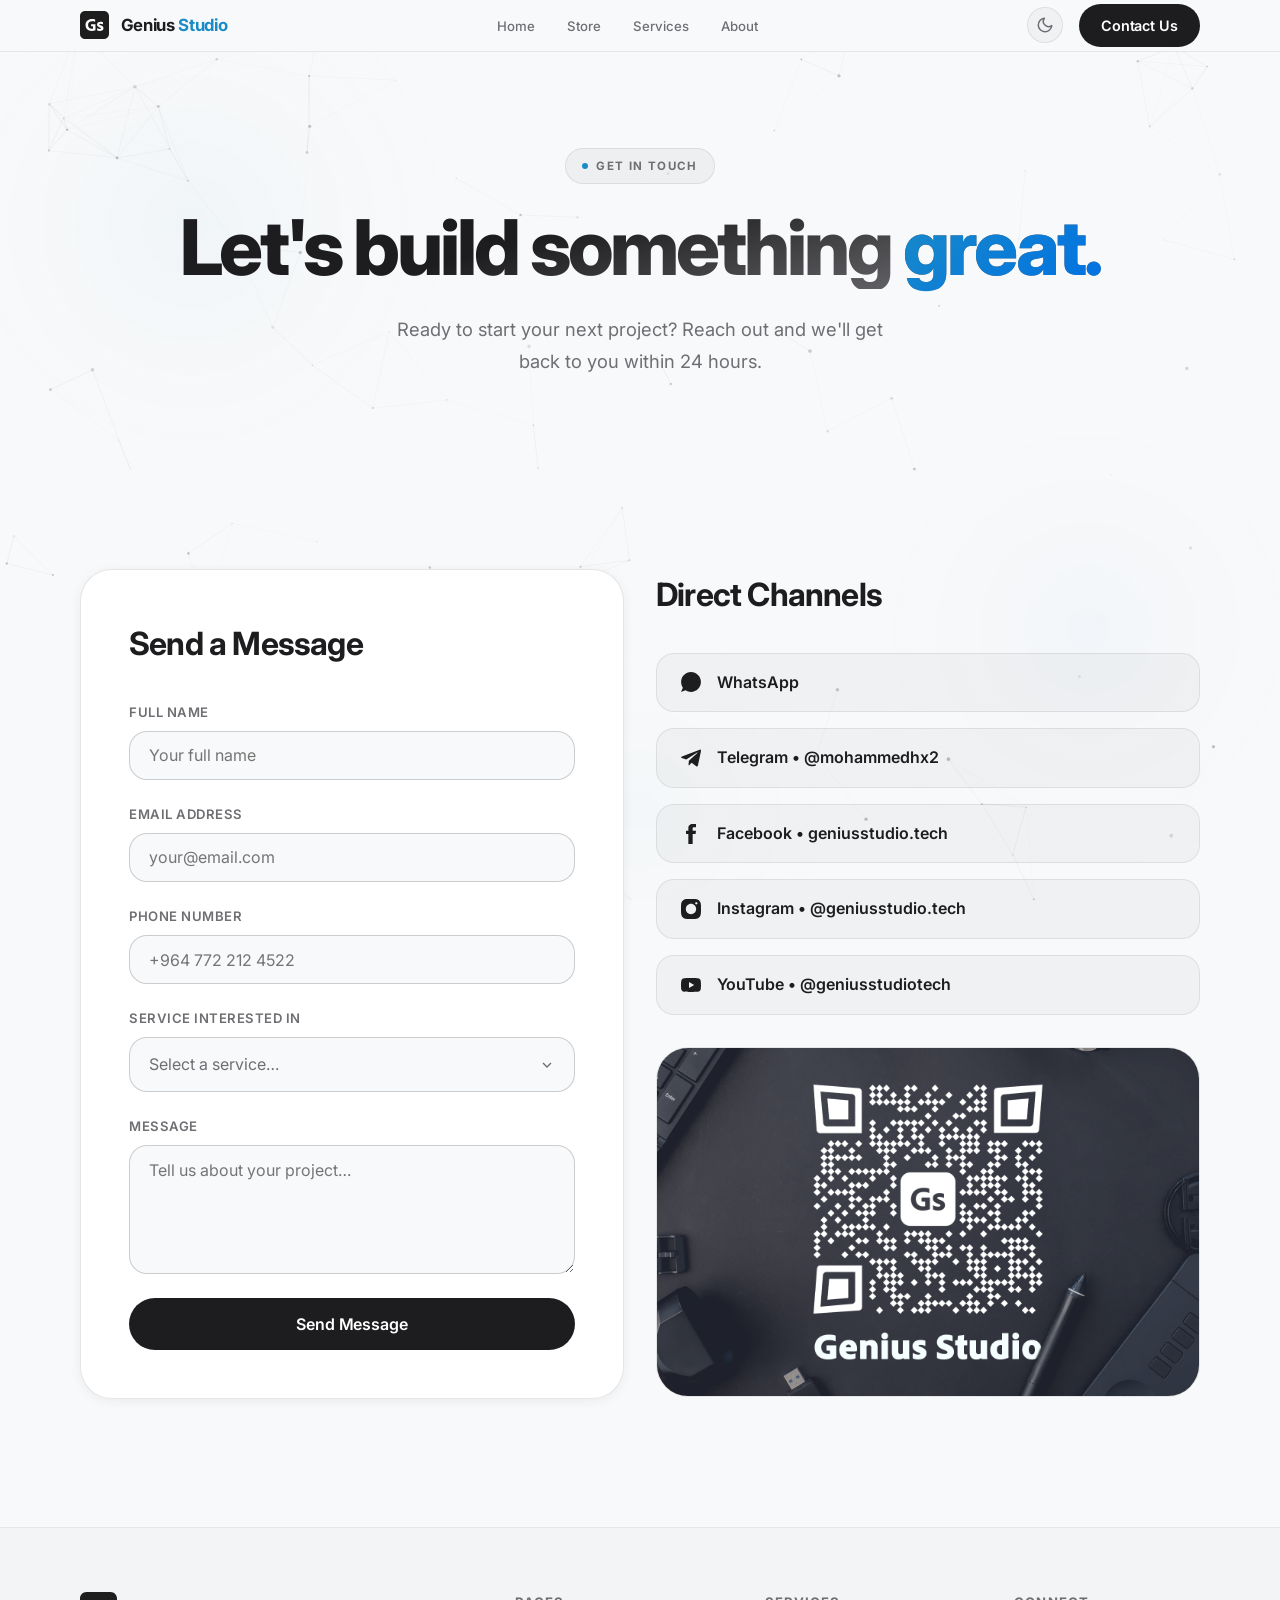
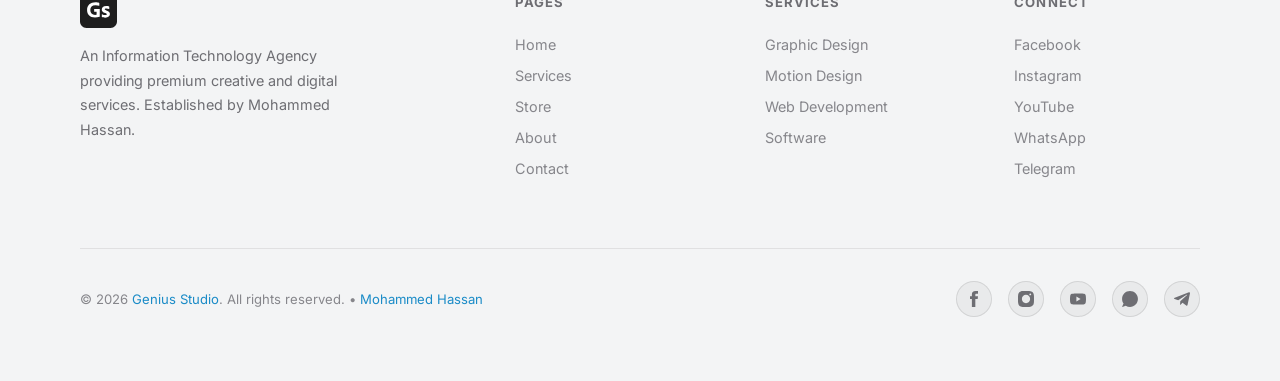
<file: contact.html>
<!DOCTYPE html>
<html lang="en">

<head>
  <meta charset="UTF-8">
  <meta name="viewport" content="width=device-width, initial-scale=1.0">
  <title>Contact | Genius Studio</title>
  <meta name="description"
    content="Get in touch with Genius Studio. Contact us for design, development, software, or marketing services.">

  <!-- Open Graph / Facebook / WhatsApp / Telegram -->
  <meta property="og:type" content="website">
  <meta property="og:url" content="https://geniusstudio.tech/contact.html">
  <meta property="og:title" content="Contact | Genius Studio">
  <meta property="og:description"
    content="Get in touch with Genius Studio. Contact us for design, development, software, or marketing services.">
  <meta property="og:image" content="https://geniusstudio.tech/img/og-preview.png">
  <meta property="og:image:secure_url" content="https://geniusstudio.tech/img/og-preview.png">
  <meta property="og:image:type" content="image/png">
  <meta property="og:image:width" content="1200">
  <meta property="og:image:height" content="630">
  <meta property="og:image:alt" content="Contact Genius Studio — Let's Build Something Brilliant">
  <meta property="og:site_name" content="Genius Studio">

  <!-- Twitter / X -->
  <meta name="twitter:card" content="summary_large_image">
  <meta name="twitter:url" content="https://geniusstudio.tech/contact.html">
  <meta name="twitter:title" content="Contact | Genius Studio">
  <meta name="twitter:description"
    content="Get in touch with Genius Studio. Contact us for design, development, software, or marketing services.">
  <meta name="twitter:image" content="https://geniusstudio.tech/img/og-preview.png">

  <script>
    (function () {
      try {
        var s = localStorage.getItem('gs-theme');
        var t = s || (window.matchMedia && window.matchMedia('(prefers-color-scheme: light)').matches ? 'light' : 'dark');
        document.documentElement.setAttribute('data-theme', t);
      } catch (e) {}
    })();
  </script>
  <link rel="icon" type="image/svg+xml" href="branding/favicon/favicon.svg">
  <link rel="stylesheet" href="styles.css">
</head>

<body>

  <nav class="nav" role="navigation" aria-label="Main navigation">
    <div class="nav__inner">
      <a href="index.html" class="nav__logo" aria-label="Genius Studio Home">
        <img src="img/GsLogo.svg" alt="Genius Studio Logo">
        <span class="nav__logo-text">Genius <span>Studio</span></span>
      </a>
      <ul class="nav__links" role="list">
        <li><a href="index.html">Home</a></li>
        <li><a href="store.html">Store</a></li>
        <li><a href="services.html">Services</a></li>
        <li><a href="about.html">About</a></li>
      </ul>
      <div class="nav__cta">
        <a href="contact.html" class="btn btn--primary">Contact Us</a>
      </div>
      <button class="nav__hamburger" aria-label="Open menu" aria-expanded="false">
        <svg viewBox="0 0 24 24">
          <line x1="3" y1="6" x2="21" y2="6" />
          <line x1="3" y1="12" x2="21" y2="12" />
          <line x1="3" y1="18" x2="21" y2="18" />
        </svg>
      </button>
    </div>
  </nav>
  <div class="nav__drawer" role="dialog" aria-label="Mobile navigation">
    <a href="index.html">Home</a>
    <a href="store.html">Store</a>
    <a href="services.html">Services</a>
    <a href="about.html">About</a>
    <a href="contact.html">Contact Us</a>
  </div>

  <!-- PAGE HERO -->
  <div class="page-hero text-center">
    <div class="container">
      <div class="eyebrow reveal" style="justify-content:center;">
        <span class="dot"></span>Get in Touch
      </div>
      <h1 class="display-1 reveal reveal-delay-1">Let's build something <em>great.</em></h1>
      <p class="body-lg reveal reveal-delay-2" style="max-width:520px; margin-inline:auto; margin-top:1.5rem;">
        Ready to start your next project? Reach out and we'll get back to you within 24 hours.
      </p>
    </div>
  </div>

  <!-- CONTACT GRID -->
  <section class="section">
    <div class="container contact-grid">

      <!-- Form -->
      <div class="card reveal" style="padding:3rem;">
        <h2 class="headline" style="margin-bottom:2rem;">Send a Message</h2>
        <form id="contact-form" style="display:flex; flex-direction:column; gap:1.5rem;">
          <div class="form-field">
            <label for="name">Full Name</label>
            <input id="name" name="name" type="text" placeholder="Your full name" autocomplete="name" required>
          </div>
          <div class="form-field">
            <label for="email">Email Address</label>
            <input id="email" name="email" type="email" placeholder="your@email.com" autocomplete="email" required>
          </div>
          <div class="form-field">
            <label for="phone">Phone Number</label>
            <input id="phone" name="phone" type="tel" placeholder="+964 772 212 4522" autocomplete="tel">
          </div>
          <div class="form-field">
            <label for="service">Service Interested In</label>
            <input type="hidden" id="service" name="service" value="">
            <div class="custom-select" id="custom-select">
              <div class="custom-select__trigger" tabindex="0">
                <span class="custom-select__value">Select a service…</span>
                <svg class="custom-select__arrow" viewBox="0 0 24 24" fill="none" stroke="currentColor"
                  stroke-width="2">
                  <polyline points="6 9 12 15 18 9"></polyline>
                </svg>
              </div>
              <div class="custom-select__options">
                <div class="custom-select__option" data-value="Graphic & Motion Design">Graphic &amp; Motion Design
                </div>
                <div class="custom-select__option" data-value="Web & App Development">Web &amp; App Development</div>
                <div class="custom-select__option" data-value="Original Software Licence">Original Software Licence
                </div>
                <div class="custom-select__option" data-value="Other">Other</div>
              </div>
            </div>
          </div>
          <div class="form-field">
            <label for="message">Message</label>
            <textarea id="message" name="message" rows="5" placeholder="Tell us about your project…"
              required></textarea>
          </div>
          <button type="submit" class="btn btn--primary" id="submit-btn"
            style="width:100%; justify-content:center; font-size:1rem; padding:1rem;">
            <span class="btn__text">Send Message</span>
            <span class="btn__spinner" style="display:none;">
              <svg class="spinner-icon" viewBox="0 0 24 24" fill="none" stroke="currentColor" stroke-width="2.5"
                stroke-linecap="round">
                <path d="M12 2a10 10 0 0 1 10 10" />
              </svg>
              Sending…
            </span>
          </button>
        </form>
      </div>

      <!-- Direct channels -->
      <div class="reveal reveal-delay-2">
        <h2 class="headline" style="margin-bottom:2rem;">Direct Channels</h2>
        <div class="social-links">
          <a href="https://wa.me/message/EVDYGDIDD2ABM1" target="_blank" rel="noopener" class="social-link">
            <svg viewBox="0 0 93 93" fill="currentColor">
              <path
                d="M46.5.5C21.1.5.5 21.1.5 46.5c0 9.6 2.9 18.7 8.4 26.5L.7 91c-.2.4-.1.8.2 1.1.3.3.7.4 1.1.3l19.7-7.2c7.4 4.8 16 7.3 24.8 7.3h.1c25.4 0 46-20.6 46-46S71.8.5 46.5.5z" />
            </svg>
            WhatsApp
          </a>
          <a href="https://t.me/mohammedhx2" target="_blank" rel="noopener" class="social-link">
            <svg viewBox="0 0 448 376" fill="currentColor">
              <path
                d="m446.7 34.4-67.6 318.8c-5.1 22.5-18.4 28.1-37.3 17.5l-103-75.9-49.7 47.8c-5.5 5.5-10.1 10.1-20.7 10.1l7.4-104.9L366.7 75.3c8.3-7.4-1.8-11.5-12.9-4.1l-236 148.6L16.2 188c-22.1-6.9-22.5-22.1 4.6-32.7L418.2 2.2c18.4-6.9 34.5 4.1 28.5 32.2z" />
            </svg>
            Telegram &bull; @mohammedhx2
          </a>
          <a href="https://www.facebook.com/geniusstudio.tech" target="_blank" rel="noopener" class="social-link">
            <svg viewBox="0 0 192 384" fill="currentColor">
              <path
                d="M128 128V89.9c0-17.2 3.8-25.9 30.5-25.9H192V0h-55.9C67.6 0 45 31.4 45 85.3V128H0v64h45v192h83V192h56.4l7.6-64h-64z" />
            </svg>
            Facebook &bull; geniusstudio.tech
          </a>
          <a href="https://www.instagram.com/geniusstudio.tech" target="_blank" rel="noopener" class="social-link">
            <svg viewBox="0 0 24 24" fill="currentColor">
              <path
                d="M12 0C8.7 0 8.3 0 7.1.1c-1.3 0-2.2.2-3 .5C3.4.9 2.7 1.3 2 2S.9 3.3.6 4.1c-.3.8-.5 1.7-.5 3C0 8.3 0 8.7 0 12s0 3.7.1 4.9c.1 1.3.3 2.1.6 2.9.2.8.6 1.5 1.3 2.2.7.7 1.3 1.1 2.1 1.4.8.3 1.6.5 2.9.6h5c3.3 0 3.7 0 4.9-.1 1.3-.1 2.1-.3 2.9-.6.8-.3 1.5-.7 2.1-1.4.7-.7 1.1-1.3 1.4-2.1.3-.8.5-1.6.6-2.9.1-1.2.1-1.6.1-4.9s0-3.7-.1-4.9c-.1-1.3-.3-2.1-.6-2.9-.2-.8-.6-1.5-1.3-2.2-.7-.7-1.3-1.1-2.1-1.4C19.1.3 18.3.1 17 0h-5zm0 5.8c3.4 0 6.2 2.8 6.2 6.2 0 3.4-2.8 6.2-6.2 6.2S5.8 15.4 5.8 12c0-3.4 2.8-6.2 6.2-6.2zm7.8-.6c0 .8-.6 1.4-1.4 1.4-.8 0-1.4-.6-1.4-1.4s.6-1.4 1.4-1.4c.8 0 1.4.6 1.4 1.4z" />
            </svg>
            Instagram &bull; @geniusstudio.tech
          </a>
          <a href="https://www.youtube.com/@geniusstudiotech" target="_blank" rel="noopener" class="social-link">
            <svg viewBox="0 0 1080 756" fill="currentColor">
              <path
                d="M1057.4 118.1c-12.4-46.5-49-83.1-95.5-95.5C877.7 0 540 0 540 0S202.3 0 118 22.6c-46.4 12.4-83 49-95.4 95.5C0 202.3 0 378 0 378s0 175.7 22.6 259.9c12.4 46.5 49 83.1 95.5 95.5C202.3 756 540 756 540 756s337.7 0 422-22.6c46.5-12.4 83.1-49 95.5-95.5C1080 553.7 1080 378 1080 378s0-175.7-22.6-259.9zM432 540V216l280.6 162L432 540z" />
            </svg>
            YouTube &bull; @geniusstudiotech
          </a>
        </div>

        <!-- Bottom Image -->
        <div id="tilt-container"
          style="margin-top:2rem; border-radius:var(--r-xl); overflow:hidden; border:1px solid var(--clr-border); height:350px; perspective: 1000px;"
          class="reveal reveal-delay-3">
          <img id="tilt-image" src="img/gdban.webp" alt="Graphic Design Work"
            style="width:100%; height:100%; object-fit:cover; display:block; transition: transform 0.1s ease-out;">
        </div>
      </div>

    </div>
  </section>

  <!-- FOOTER -->
  <footer class="footer" role="contentinfo">
    <div class="container">
      <div class="footer__inner">
        <div class="footer__brand">
          <img src="img/GsLogo.svg" alt="Genius Studio">
          <p>An Information Technology Agency providing premium creative and digital services. Established by Mohammed
            Hassan.</p>
        </div>
        <div class="footer__col">
          <h4>Pages</h4>
          <a href="index.html">Home</a>
          <a href="services.html">Services</a>
          <a href="store.html">Store</a>
          <a href="about.html">About</a>
          <a href="contact.html">Contact</a>
        </div>
        <div class="footer__col">
          <h4>Services</h4>
          <a href="services.html#graphic">Graphic Design</a>
          <a href="services.html#graphic">Motion Design</a>
          <a href="services.html#dev">Web Development</a>
          <a href="services.html#software">Software</a>
        </div>
        <div class="footer__col">
          <h4>Connect</h4>
          <a href="https://www.facebook.com/geniusstudio.tech" target="_blank" rel="noopener">Facebook</a>
          <a href="https://www.instagram.com/geniusstudio.tech" target="_blank" rel="noopener">Instagram</a>
          <a href="https://www.youtube.com/@geniusstudiotech" target="_blank" rel="noopener">YouTube</a>
          <a href="https://wa.me/message/EVDYGDIDD2ABM1" target="_blank" rel="noopener">WhatsApp</a>
          <a href="https://t.me/mohammedhx2" target="_blank" rel="noopener">Telegram</a>
        </div>
      </div>
      <div class="footer__bottom">
        <p class="footer__copy">&copy; 2026 <a href="index.html" style="color:var(--clr-accent);">Genius Studio</a>. All
          rights reserved. &bull; <a href="https://www.facebook.com/mohammedhx2" target="_blank" rel="noopener"
            style="color:var(--clr-accent);">Mohammed Hassan</a></p>
        <div class="footer__socials">
          <a href="https://www.facebook.com/geniusstudio.tech" target="_blank" rel="noopener" aria-label="Facebook"><svg
              viewBox="0 0 192 384">
              <path
                d="M128 128V89.9c0-17.2 3.8-25.9 30.5-25.9H192V0h-55.9C67.6 0 45 31.4 45 85.3V128H0v64h45v192h83V192h56.4l7.6-64h-64z" />
            </svg></a>
          <a href="https://www.instagram.com/geniusstudio.tech" target="_blank" rel="noopener"
            aria-label="Instagram"><svg viewBox="0 0 24 24">
              <path
                d="M12 0C8.7 0 8.3 0 7.1.1c-1.3 0-2.2.2-3 .5C3.4.9 2.7 1.3 2 2S.9 3.3.6 4.1c-.3.8-.5 1.7-.5 3C0 8.3 0 8.7 0 12s0 3.7.1 4.9c.1 1.3.3 2.1.6 2.9.2.8.6 1.5 1.3 2.2.7.7 1.3 1.1 2.1 1.4.8.3 1.6.5 2.9.6h5c3.3 0 3.7 0 4.9-.1 1.3-.1 2.1-.3 2.9-.6.8-.3 1.5-.7 2.1-1.4.7-.7 1.1-1.3 1.4-2.1.3-.8.5-1.6.6-2.9.1-1.2.1-1.6.1-4.9s0-3.7-.1-4.9c-.1-1.3-.3-2.1-.6-2.9-.2-.8-.6-1.5-1.3-2.2-.7-.7-1.3-1.1-2.1-1.4C19.1.3 18.3.1 17 0h-5zm0 5.8c3.4 0 6.2 2.8 6.2 6.2 0 3.4-2.8 6.2-6.2 6.2S5.8 15.4 5.8 12c0-3.4 2.8-6.2 6.2-6.2zm7.8-.6c0 .8-.6 1.4-1.4 1.4-.8 0-1.4-.6-1.4-1.4s.6-1.4 1.4-1.4c.8 0 1.4.6 1.4 1.4z" />
            </svg></a>
          <a href="https://www.youtube.com/@geniusstudiotech" target="_blank" rel="noopener" aria-label="YouTube"><svg
              viewBox="0 0 1080 756">
              <path
                d="M1057.4 118.1c-12.4-46.5-49-83.1-95.5-95.5C877.7 0 540 0 540 0S202.3 0 118 22.6c-46.4 12.4-83 49-95.4 95.5C0 202.3 0 378 0 378s0 175.7 22.6 259.9c12.4 46.5 49 83.1 95.5 95.5C202.3 756 540 756 540 756s337.7 0 422-22.6c46.5-12.4 83.1-49 95.5-95.5C1080 553.7 1080 378 1080 378s0-175.7-22.6-259.9zM432 540V216l280.6 162L432 540z" />
            </svg></a>
          <a href="https://wa.me/message/EVDYGDIDD2ABM1" target="_blank" rel="noopener" aria-label="WhatsApp"><svg
              viewBox="0 0 93 93">
              <path
                d="M46.5.5C21.1.5.5 21.1.5 46.5c0 9.6 2.9 18.7 8.4 26.5L.7 91c-.2.4-.1.8.2 1.1.3.3.7.4 1.1.3l19.7-7.2c7.4 4.8 16 7.3 24.8 7.3h.1c25.4 0 46-20.6 46-46S71.8.5 46.5.5z" />
            </svg></a>
          <a href="https://t.me/mohammedhx2" target="_blank" rel="noopener" aria-label="Telegram"><svg
              viewBox="0 0 448 376">
              <path
                d="m446.7 34.4-67.6 318.8c-5.1 22.5-18.4 28.1-37.3 17.5l-103-75.9-49.7 47.8c-5.5 5.5-10.1 10.1-20.7 10.1l7.4-104.9L366.7 75.3c8.3-7.4-1.8-11.5-12.9-4.1l-236 148.6L16.2 188c-22.1-6.9-22.5-22.1 4.6-32.7L418.2 2.2c18.4-6.9 34.5 4.1 28.5 32.2z" />
            </svg></a>
        </div>
      </div>
    </div>
  </footer>

  <!-- Toast Notification -->
  <div class="toast" id="toast">
    <div class="toast__icon">
      <svg viewBox="0 0 24 24" fill="none" stroke="currentColor" stroke-width="2.5" stroke-linecap="round"
        stroke-linejoin="round">
        <path d="M20 6 9 17l-5-5" />
      </svg>
    </div>
    <div class="toast__content">
      <p class="toast__title">Message Sent!</p>
      <p class="toast__desc">We'll get back to you within 24 hours.</p>
    </div>
    <button class="toast__close" aria-label="Close notification">&times;</button>
  </div>

  <script src="background.js"></script>
  <script>
    // ── Custom Select Dropdown ──
    (function () {
      const wrapper = document.getElementById('custom-select');
      const trigger = wrapper.querySelector('.custom-select__trigger');
      const valueEl = wrapper.querySelector('.custom-select__value');
      const options = wrapper.querySelectorAll('.custom-select__option');
      const hiddenInput = document.getElementById('service');

      trigger.addEventListener('click', () => {
        wrapper.classList.toggle('open');
      });

      trigger.addEventListener('keydown', (e) => {
        if (e.key === 'Enter' || e.key === ' ') {
          e.preventDefault();
          wrapper.classList.toggle('open');
        }
        if (e.key === 'Escape') {
          wrapper.classList.remove('open');
        }
      });

      options.forEach(option => {
        option.addEventListener('click', () => {
          options.forEach(o => o.classList.remove('selected'));
          option.classList.add('selected');
          valueEl.textContent = option.textContent;
          hiddenInput.value = option.dataset.value;
          trigger.classList.add('has-value');
          wrapper.classList.remove('open');
        });
      });

      document.addEventListener('click', (e) => {
        if (!wrapper.contains(e.target)) {
          wrapper.classList.remove('open');
        }
      });

      // ── Handle URL Parameters (e.g. from Store or Services) ──
      const urlParams = new URLSearchParams(window.location.search);
      const reqService = urlParams.get('service');
      const reqProduct = urlParams.get('product');

      if (reqService) {
        options.forEach(option => {
          if (option.dataset.value.toLowerCase() === reqService.toLowerCase()) {
            options.forEach(o => o.classList.remove('selected'));
            option.classList.add('selected');
            valueEl.textContent = option.textContent;
            hiddenInput.value = option.dataset.value;
            trigger.classList.add('has-value');
          }
        });
      }

      if (reqProduct) {
        const messageArea = document.getElementById('message');
        if (messageArea && !messageArea.value) {
          messageArea.value = `Hello Genius Studio,\n\nI would like to inquire about purchasing an official licence for ${reqProduct}.\n\nPlease let me know the pricing, licence duration, and activation process.`;
        }
      }
    })();

    // ── Form Submission ──
    const form = document.getElementById('contact-form');
    const submitBtn = document.getElementById('submit-btn');
    const btnText = submitBtn.querySelector('.btn__text');
    const btnSpinner = submitBtn.querySelector('.btn__spinner');
    const toast = document.getElementById('toast');
    const toastClose = toast.querySelector('.toast__close');

    form.addEventListener('submit', async (e) => {
      e.preventDefault();

      // Switch to sending state
      btnText.style.display = 'none';
      btnSpinner.style.display = 'inline-flex';
      submitBtn.disabled = true;
      submitBtn.style.opacity = '0.7';
      submitBtn.style.cursor = 'wait';

      const formData = new FormData(form);

      try {
        const res = await fetch('https://formspree.io/f/mkoebbbq', {
          method: 'POST',
          body: formData,
          headers: { 'Accept': 'application/json' }
        });

        if (res.ok) {
          // Reset form
          form.reset();
          // Reset custom select
          const valueEl = document.querySelector('.custom-select__value');
          const trigger = document.querySelector('.custom-select__trigger');
          valueEl.textContent = 'Select a service…';
          trigger.classList.remove('has-value');
          document.querySelectorAll('.custom-select__option').forEach(o => o.classList.remove('selected'));
          document.getElementById('service').value = '';

          // Show success toast
          showToast('success');
        } else {
          showToast('error');
        }
      } catch (err) {
        showToast('error');
      } finally {
        // Restore button
        btnText.style.display = 'inline';
        btnSpinner.style.display = 'none';
        submitBtn.disabled = false;
        submitBtn.style.opacity = '1';
        submitBtn.style.cursor = 'pointer';
      }
    });

    function showToast(type) {
      const icon = toast.querySelector('.toast__icon');
      const title = toast.querySelector('.toast__title');
      const desc = toast.querySelector('.toast__desc');

      if (type === 'success') {
        icon.innerHTML = '<svg viewBox="0 0 24 24" fill="none" stroke="currentColor" stroke-width="2.5" stroke-linecap="round" stroke-linejoin="round"><path d="M20 6 9 17l-5-5"/></svg>';
        title.textContent = 'Message Sent!';
        desc.textContent = "We'll get back to you within 24 hours.";
        toast.className = 'toast toast--success toast--visible';
      } else {
        icon.innerHTML = '<svg viewBox="0 0 24 24" fill="none" stroke="currentColor" stroke-width="2.5" stroke-linecap="round" stroke-linejoin="round"><circle cx="12" cy="12" r="10"/><line x1="15" y1="9" x2="9" y2="15"/><line x1="9" y1="9" x2="15" y2="15"/></svg>';
        title.textContent = 'Something went wrong';
        desc.textContent = 'Please try again or contact us directly.';
        toast.className = 'toast toast--error toast--visible';
      }

      // Auto-dismiss after 5 seconds
      setTimeout(() => {
        toast.classList.remove('toast--visible');
      }, 5000);
    }

    toastClose.addEventListener('click', () => {
      toast.classList.remove('toast--visible');
    });

    // ── 3D Tilt Effect for Bottom Image ──
    const tiltContainer = document.getElementById('tilt-container');
    const tiltImage = document.getElementById('tilt-image');

    if (tiltContainer && tiltImage) {
      tiltContainer.addEventListener('mousemove', (e) => {
        const rect = tiltContainer.getBoundingClientRect();

        // Calculate mouse position relative to the center of the container
        const x = e.clientX - rect.left;
        const y = e.clientY - rect.top;

        const centerX = rect.width / 2;
        const centerY = rect.height / 2;

        // Calculate rotation (max 10 degrees)
        // If mouse is on right, rotateY should be positive
        // If mouse is on bottom, rotateX should be negative
        const rotateX = ((y - centerY) / centerY) * -10;
        const rotateY = ((x - centerX) / centerX) * 10;

        // Remove the transition while moving for instant tracking
        tiltContainer.style.transition = 'none';
        tiltContainer.style.transform = `perspective(1000px) scale(1.02) rotateX(${rotateX}deg) rotateY(${rotateY}deg)`;
      });

      tiltContainer.addEventListener('mouseleave', () => {
        // Add smooth transition back to original state
        tiltContainer.style.transition = 'transform 0.5s var(--ease-apple)';
        tiltContainer.style.transform = `perspective(1000px) scale(1) rotateX(0deg) rotateY(0deg)`;
      });

      tiltContainer.addEventListener('mouseenter', () => {
        tiltContainer.style.transition = 'transform 0.1s ease-out';
      });
    }
  </script>
</body>

</html>
</file>
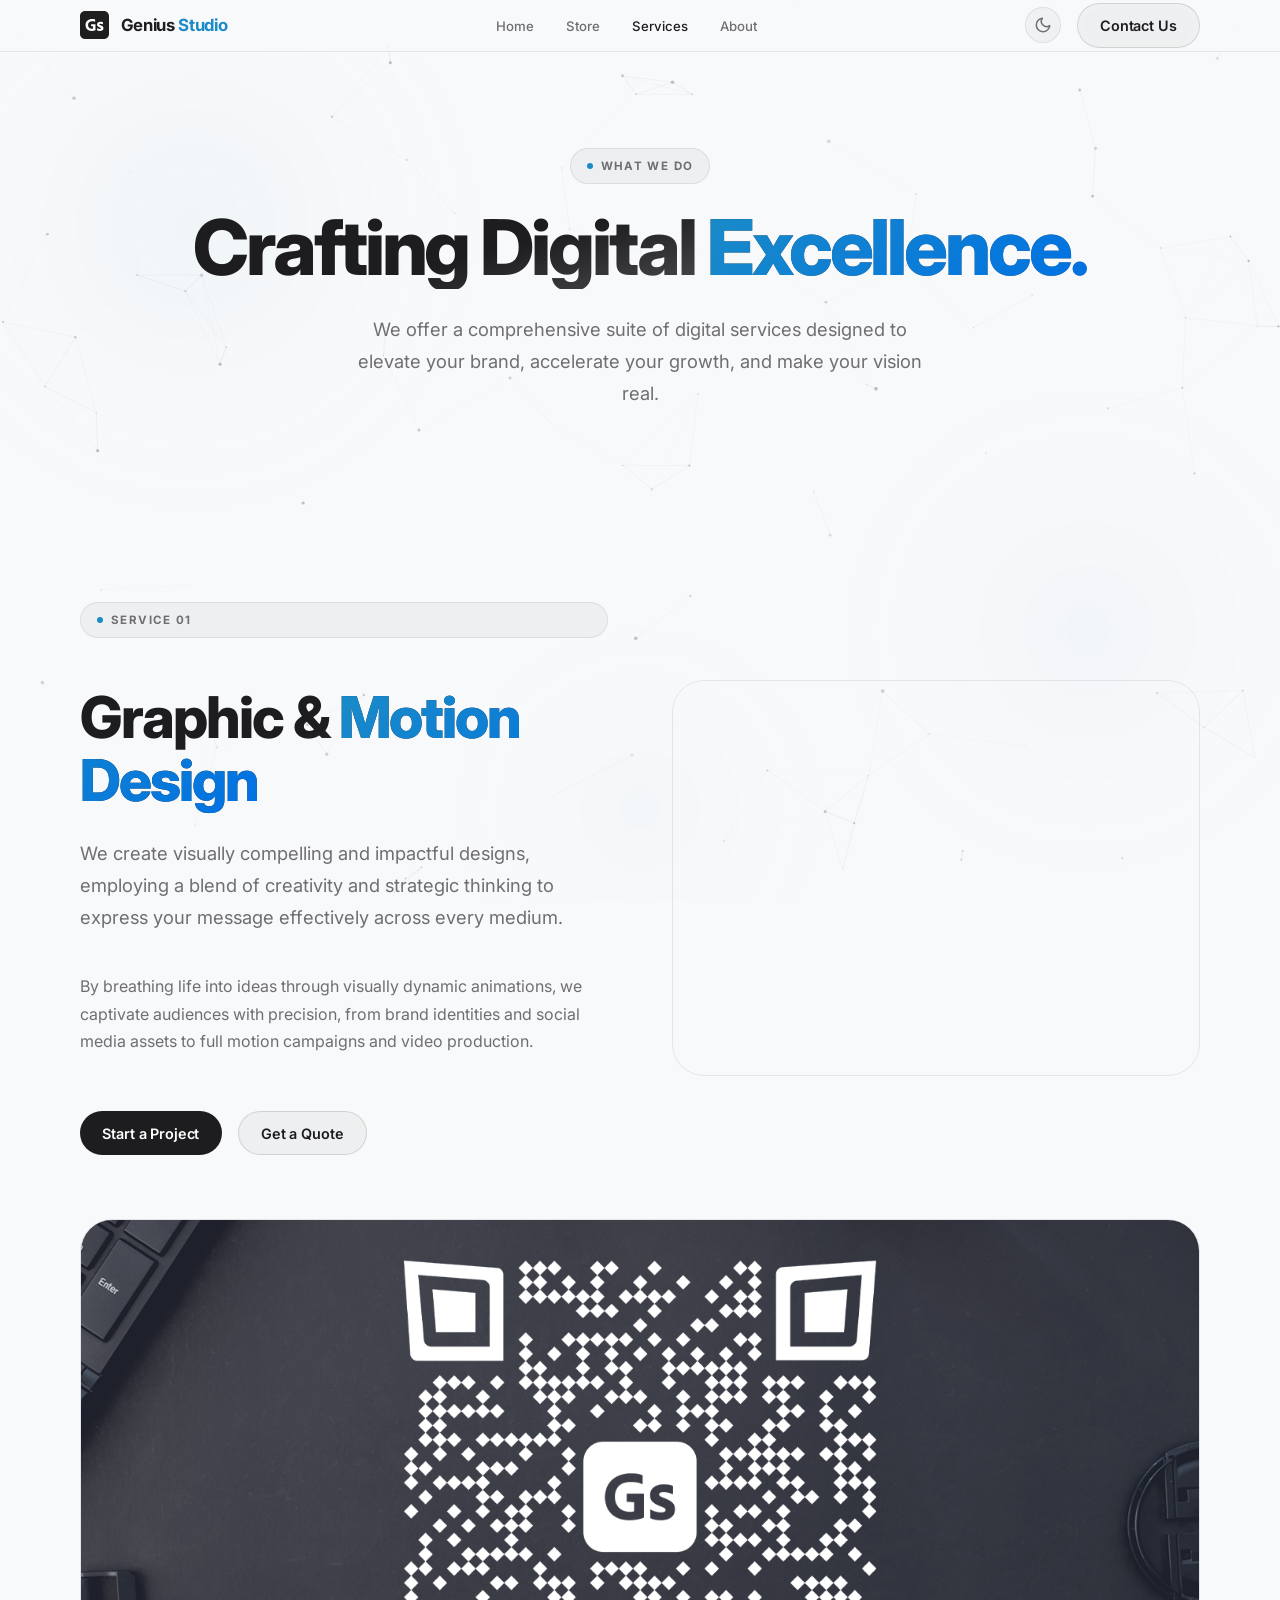
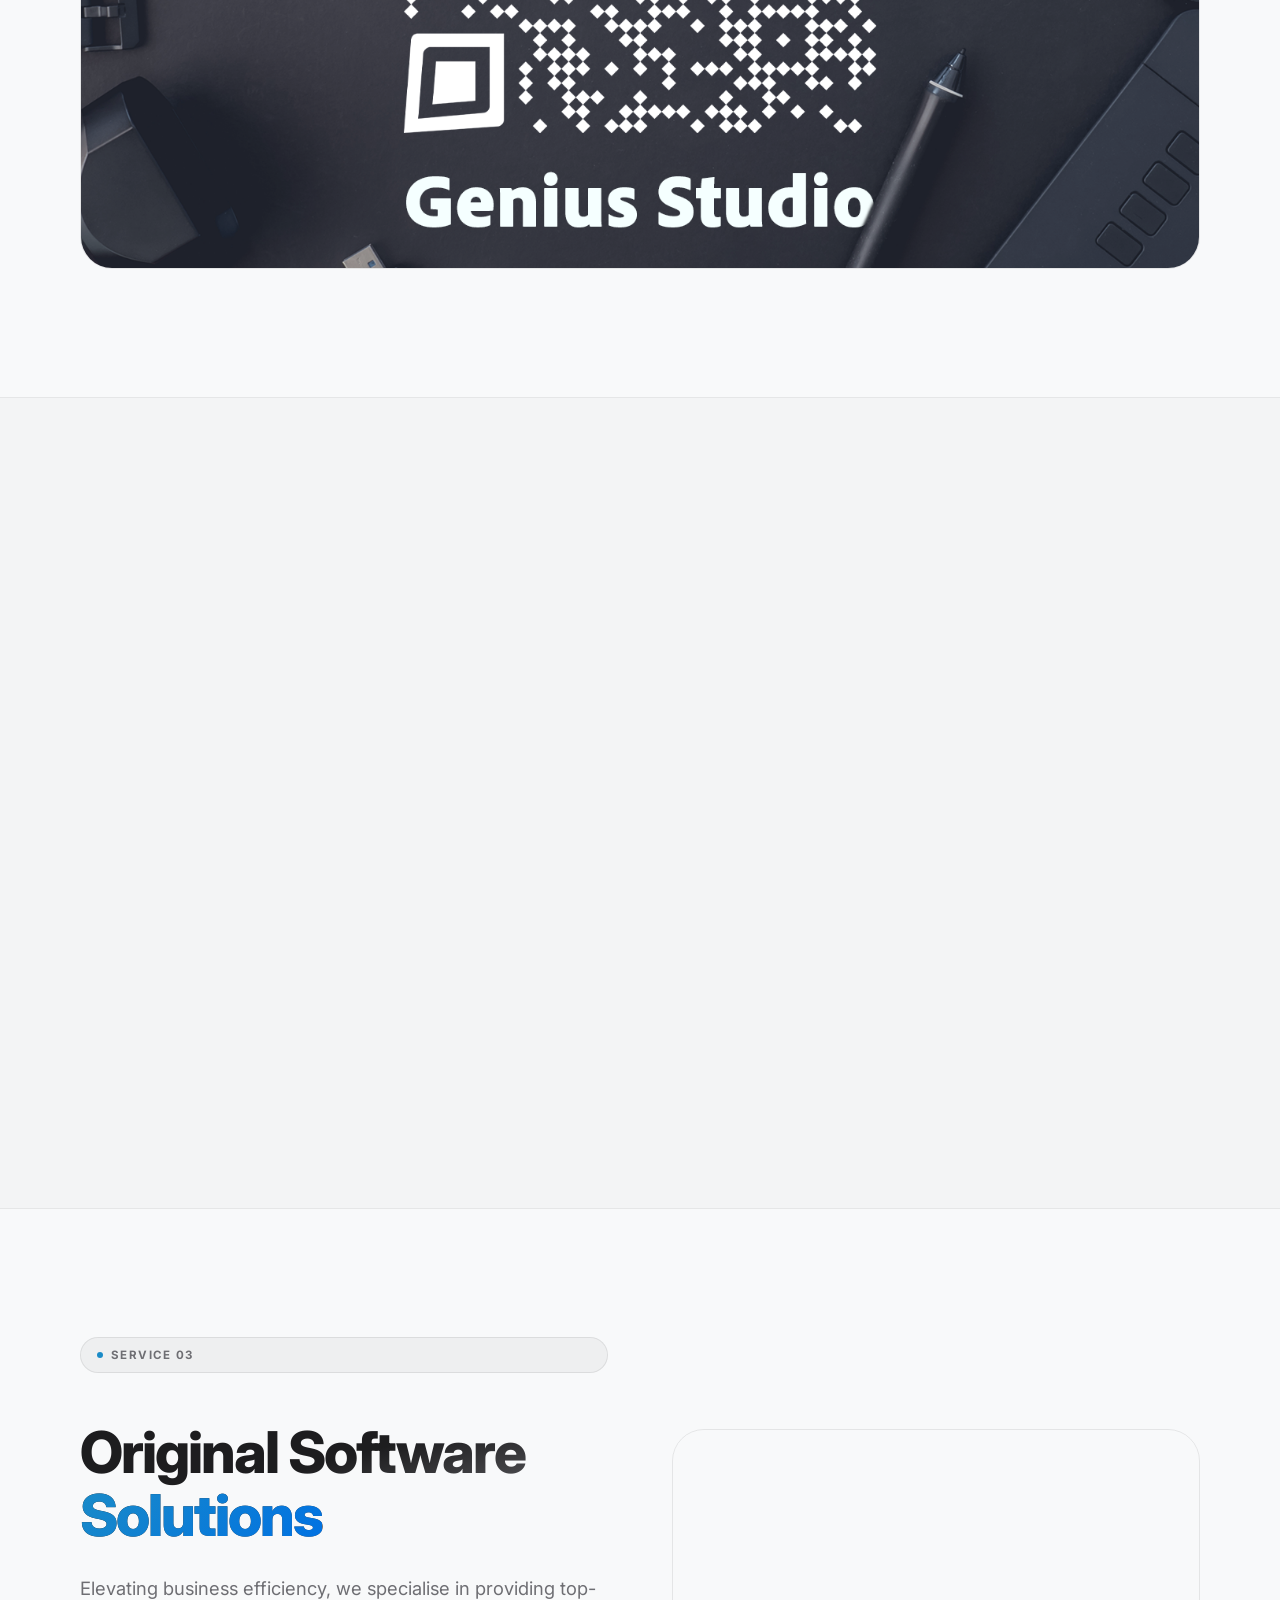
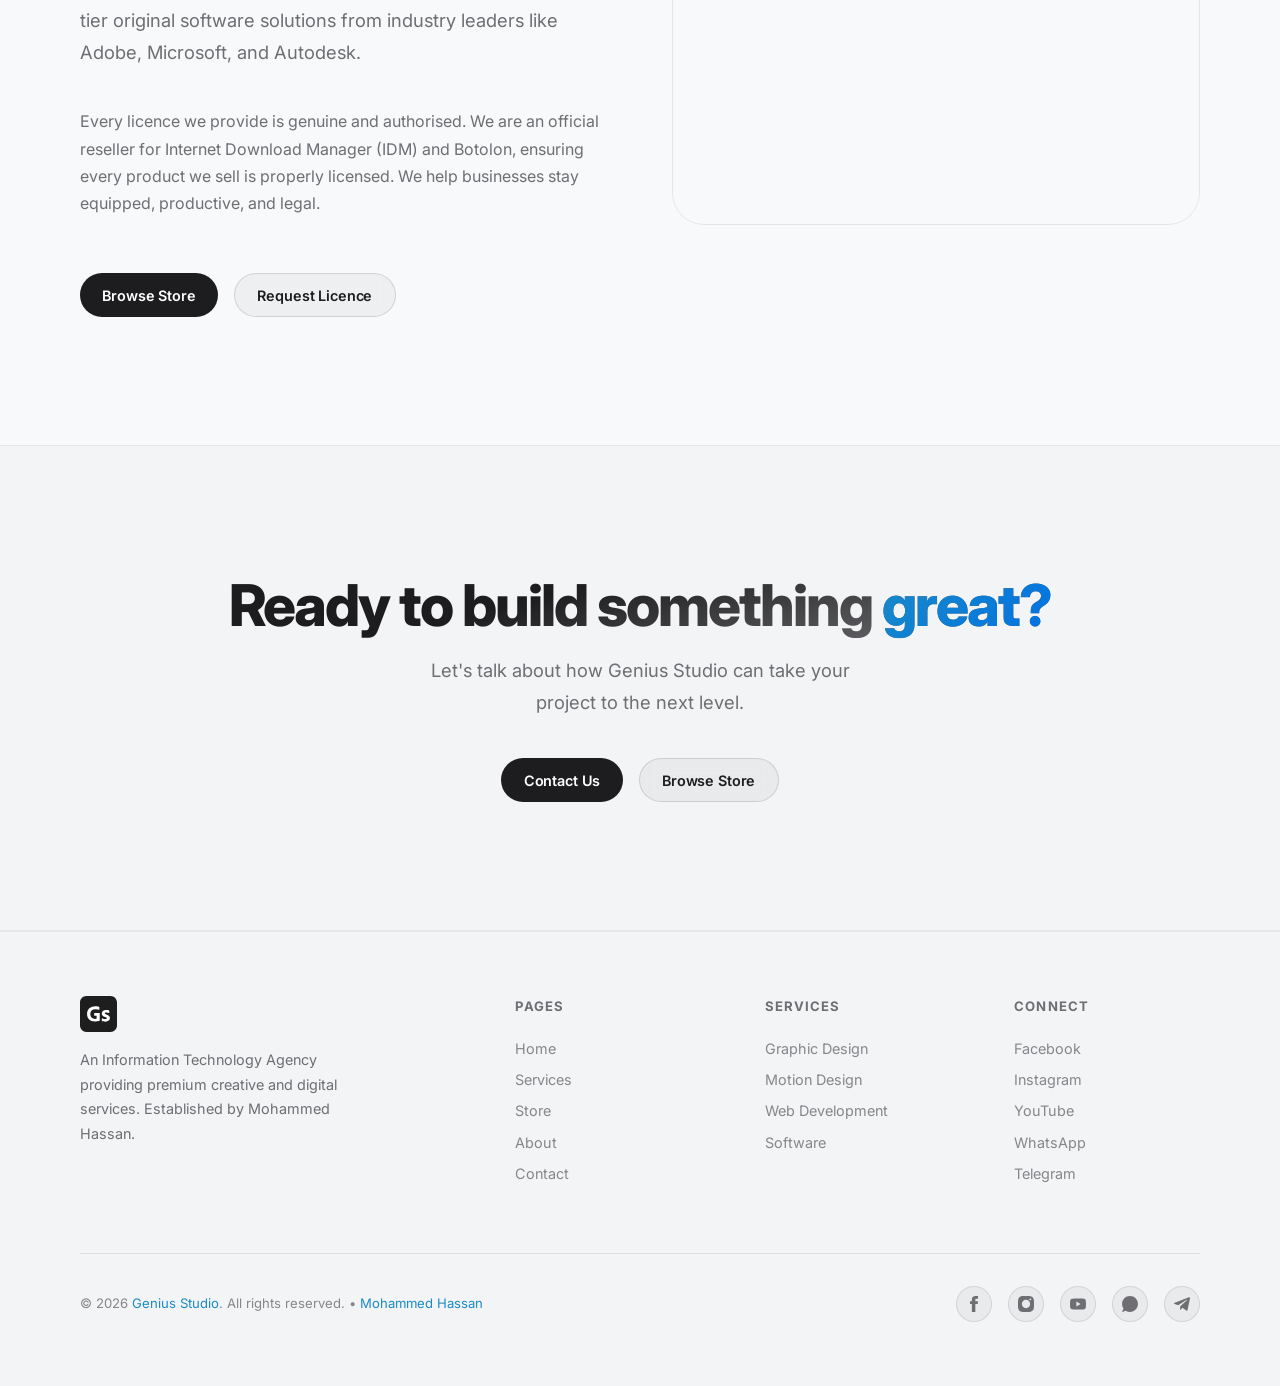
<file: services.html>
<!DOCTYPE html>
<html lang="en">

<head>
  <meta charset="UTF-8">
  <meta name="viewport" content="width=device-width, initial-scale=1.0">
  <title>Services | Genius Studio</title>
  <meta name="description"
    content="Explore Genius Studio's full range of services: Graphic & Motion Design, Web & App Development, and Original Software Solutions.">

  <!-- Open Graph / Facebook / WhatsApp / Telegram -->
  <meta property="og:type" content="website">
  <meta property="og:url" content="https://geniusstudio.tech/services.html">
  <meta property="og:title" content="Services | Genius Studio">
  <meta property="og:description"
    content="Explore Genius Studio's full range of services: Graphic & Motion Design, Web & App Development, and Original Software Solutions.">
  <meta property="og:image" content="https://geniusstudio.tech/img/og-preview.png">
  <meta property="og:image:secure_url" content="https://geniusstudio.tech/img/og-preview.png">
  <meta property="og:image:type" content="image/png">
  <meta property="og:image:width" content="1200">
  <meta property="og:image:height" content="630">
  <meta property="og:image:alt" content="Genius Studio Services — Design, Development & Software">
  <meta property="og:site_name" content="Genius Studio">

  <!-- Twitter / X -->
  <meta name="twitter:card" content="summary_large_image">
  <meta name="twitter:url" content="https://geniusstudio.tech/services.html">
  <meta name="twitter:title" content="Services | Genius Studio">
  <meta name="twitter:description"
    content="Explore Genius Studio's full range of services: Graphic & Motion Design, Web & App Development, and Original Software Solutions.">
  <meta name="twitter:image" content="https://geniusstudio.tech/img/og-preview.png">

  <script>
    (function () {
      try {
        var s = localStorage.getItem('gs-theme');
        var t = s || (window.matchMedia && window.matchMedia('(prefers-color-scheme: light)').matches ? 'light' : 'dark');
        document.documentElement.setAttribute('data-theme', t);
      } catch (e) {}
    })();
  </script>
  <link rel="icon" type="image/svg+xml" href="branding/favicon/favicon.svg">
  <link rel="stylesheet" href="styles.css">
</head>

<body>

  <nav class="nav" role="navigation" aria-label="Main navigation">
    <div class="nav__inner">
      <a href="index.html" class="nav__logo" aria-label="Genius Studio Home">
        <img src="img/GsLogo.svg" alt="Genius Studio Logo">
        <span class="nav__logo-text">Genius <span>Studio</span></span>
      </a>
      <ul class="nav__links" role="list">
        <li><a href="index.html">Home</a></li>
        <li><a href="store.html">Store</a></li>
        <li><a href="services.html" class="active">Services</a></li>
        <li><a href="about.html">About</a></li>
      </ul>
      <div class="nav__cta">
        <a href="contact.html" class="btn btn--ghost">Contact Us</a>
      </div>
      <button class="nav__hamburger" aria-label="Open menu" aria-expanded="false">
        <svg viewBox="0 0 24 24">
          <line x1="3" y1="6" x2="21" y2="6" />
          <line x1="3" y1="12" x2="21" y2="12" />
          <line x1="3" y1="18" x2="21" y2="18" />
        </svg>
      </button>
    </div>
  </nav>
  <div class="nav__drawer" role="dialog" aria-label="Mobile navigation">
    <a href="index.html">Home</a>
    <a href="store.html">Store</a>
    <a href="services.html" class="active">Services</a>
    <a href="about.html">About</a>
    <a href="contact.html">Contact Us</a>
  </div>

  <!-- PAGE HERO -->
  <div class="page-hero text-center">
    <div class="container">
      <div class="eyebrow reveal" style="justify-content:center;">
        <span class="dot"></span>What We Do
      </div>
      <h1 class="display-1 reveal reveal-delay-1">Crafting Digital <em>Excellence.</em></h1>
      <p class="body-lg reveal reveal-delay-2" style="max-width:580px; margin-inline:auto; margin-top:1.5rem;">
        We offer a comprehensive suite of digital services designed to elevate your brand, accelerate your growth, and
        make your vision real.
      </p>
    </div>
  </div>

  <!-- =========================================
     SERVICE 01 | Graphic &amp; Motion Design
     ========================================= -->
  <section class="section" id="graphic">
    <div class="container">
      <div class="service-row">
        <div class="service-row__body reveal">
          <div class="eyebrow">
            <span class="dot"></span>Service 01
          </div>
          <h2 class="display-2">Graphic &amp; <em>Motion Design</em></h2>
          <p class="body-lg">We create visually compelling and impactful designs, employing a blend of creativity and
            strategic thinking to express your message effectively across every medium.</p>
          <p class="body-md" style="margin-top:1rem;">By breathing life into ideas through visually dynamic animations,
            we captivate audiences with precision, from brand identities and social media assets to full motion
            campaigns and video production.</p>
          <div style="display:flex; gap:1rem; margin-top:2rem; flex-wrap:wrap;">
            <a href="contact.html?service=Graphic%20%26%20Motion%20Design" class="btn btn--primary">Start a Project</a>
            <a href="contact.html?service=Graphic%20%26%20Motion%20Design" class="btn btn--ghost">Get a Quote</a>
          </div>
        </div>

        <div class="service-row__media reveal reveal-delay-2">
          <video autoplay muted loop playsinline style="width:100%;height:100%;object-fit:cover;">
            <source src="vid/mgdgs.mp4" type="video/mp4">
          </video>
        </div>
      </div>

      <!-- Sub visual -->
      <div
        style="margin-top:4rem; border-radius:var(--r-xl); overflow:hidden; height:650px; border:1px solid var(--clr-border);"
        class="reveal responsive-banner">
        <img src="img/gdban.webp" alt="Graphic Design Work" style="width:100%; height:100%; object-fit:cover;">
      </div>
    </div>
  </section>

  <!-- =========================================
     SERVICE 02 | Web &amp; App Development
     ========================================= -->
  <section class="section section--alt" id="dev">
    <div class="container">
      <div class="service-row service-row--reverse">
        <div class="service-row__body reveal">
          <div class="eyebrow">
            <span class="dot"></span>Service 02
          </div>
          <h2 class="display-2">Web &amp; App <em>Development</em></h2>
          <p class="body-lg">Building state-of-the-art websites and applications. We write clean, performant, and
            scalable code to deliver seamless digital experiences tailored to your exact needs.</p>
          <p class="body-md" style="margin-top:1rem;">From landing pages to complex web platforms and mobile
            applications, we design, develop, and launch with a relentless focus on quality, performance, and user
            experience.</p>
          <div style="display:flex; gap:1rem; margin-top:2rem; flex-wrap:wrap;">
            <a href="contact.html?service=Web%20%26%20App%20Development" class="btn btn--primary">Hire Us</a>
            <a href="contact.html?service=Web%20%26%20App%20Development" class="btn btn--ghost">Get a Quote</a>
          </div>
        </div>

        <!-- CODE ANIMATION -->
        <div class="service-row__media reveal reveal-delay-2"
          style="border:1px solid var(--clr-border); border-radius:var(--r-xl); overflow:hidden; aspect-ratio:4/3; min-height:320px;">
          <div class="code-window" style="height:100%;">
            <div class="code-window__bar">
              <span class="code-window__dot code-window__dot--red"></span>
              <span class="code-window__dot code-window__dot--yellow"></span>
              <span class="code-window__dot code-window__dot--green"></span>
              <span class="code-window__title">genius-studio.js</span>
            </div>
            <div class="code-window__body" data-code-anim></div>
          </div>
        </div>
      </div>
    </div>
  </section>

  <!-- =========================================
     SERVICE 03 | Software Solutions
     ========================================= -->
  <section class="section" id="software">
    <div class="container">
      <div class="service-row">
        <div class="service-row__body reveal">
          <div class="eyebrow">
            <span class="dot"></span>Service 03
          </div>
          <h2 class="display-2">Original Software <em>Solutions</em></h2>
          <p class="body-lg">Elevating business efficiency, we specialise in providing top-tier original software
            solutions from industry leaders like Adobe, Microsoft, and Autodesk.</p>
          <p class="body-md" style="margin-top:1rem;">Every licence we provide is genuine and authorised. We are an
            official reseller for Internet Download Manager (IDM) and Botolon, ensuring every product we sell is
            properly licensed. We help businesses stay equipped, productive, and legal.</p>
          <div style="display:flex; gap:1rem; margin-top:2rem; flex-wrap:wrap;">
            <a href="store.html" class="btn btn--primary">Browse Store</a>
            <a href="contact.html?service=Original%20Software%20Licence" class="btn btn--ghost">Request Licence</a>
          </div>
        </div>

        <div class="service-row__media reveal reveal-delay-2">
          <video autoplay muted loop playsinline style="width:100%;height:100%;object-fit:cover;">
            <source src="vid/ossvd.mp4" type="video/mp4">
          </video>
        </div>
      </div>
    </div>
  </section>

  <!-- =========================================
     CTA STRIP
     ========================================= -->
  <section class="section section--alt">
    <div class="container text-center">
      <h2 class="display-2 reveal">Ready to build something <em>great?</em></h2>
      <p class="body-lg reveal reveal-delay-1" style="max-width:480px; margin-inline:auto; margin-top:1rem;">Let's talk
        about how Genius Studio can take your project to the next level.</p>
      <div style="display:flex; justify-content:center; gap:1rem; margin-top:2.5rem;" class="reveal reveal-delay-2">
        <a href="contact.html" class="btn btn--primary">Contact Us</a>
        <a href="store.html" class="btn btn--ghost">Browse Store</a>
      </div>
    </div>
  </section>

  <!-- FOOTER -->
  <footer class="footer" role="contentinfo">
    <div class="container">
      <div class="footer__inner">
        <div class="footer__brand">
          <img src="img/GsLogo.svg" alt="Genius Studio">
          <p>An Information Technology Agency providing premium creative and digital services. Established by Mohammed
            Hassan.</p>
        </div>
        <div class="footer__col">
          <h4>Pages</h4>
          <a href="index.html">Home</a>
          <a href="services.html">Services</a>
          <a href="store.html">Store</a>
          <a href="about.html">About</a>
          <a href="contact.html">Contact</a>
        </div>
        <div class="footer__col">
          <h4>Services</h4>
          <a href="#graphic">Graphic Design</a>
          <a href="#graphic">Motion Design</a>
          <a href="#dev">Web Development</a>
          <a href="#software">Software</a>
        </div>
        <div class="footer__col">
          <h4>Connect</h4>
          <a href="https://www.facebook.com/geniusstudio.tech" target="_blank" rel="noopener">Facebook</a>
          <a href="https://www.instagram.com/geniusstudio.tech" target="_blank" rel="noopener">Instagram</a>
          <a href="https://www.youtube.com/@geniusstudiotech" target="_blank" rel="noopener">YouTube</a>
          <a href="https://wa.me/message/EVDYGDIDD2ABM1" target="_blank" rel="noopener">WhatsApp</a>
          <a href="https://t.me/mohammedhx2" target="_blank" rel="noopener">Telegram</a>
        </div>
      </div>
      <div class="footer__bottom">
        <p class="footer__copy">&copy; 2026 <a href="index.html" style="color:var(--clr-accent);">Genius Studio</a>. All rights reserved. &bull; <a
            href="https://www.facebook.com/mohammedhx2" target="_blank" rel="noopener"
            style="color:var(--clr-accent);">Mohammed Hassan</a></p>
        <div class="footer__socials">
          <a href="https://www.facebook.com/geniusstudio.tech" target="_blank" rel="noopener" aria-label="Facebook"><svg
              viewBox="0 0 192 384">
              <path
                d="M128 128V89.9c0-17.2 3.8-25.9 30.5-25.9H192V0h-55.9C67.6 0 45 31.4 45 85.3V128H0v64h45v192h83V192h56.4l7.6-64h-64z" />
            </svg></a>
          <a href="https://www.instagram.com/geniusstudio.tech" target="_blank" rel="noopener"
            aria-label="Instagram"><svg viewBox="0 0 24 24">
              <path
                d="M12 0C8.7 0 8.3 0 7.1.1c-1.3 0-2.2.2-3 .5C3.4.9 2.7 1.3 2 2S.9 3.3.6 4.1c-.3.8-.5 1.7-.5 3C0 8.3 0 8.7 0 12s0 3.7.1 4.9c.1 1.3.3 2.1.6 2.9.2.8.6 1.5 1.3 2.2.7.7 1.3 1.1 2.1 1.4.8.3 1.6.5 2.9.6h5c3.3 0 3.7 0 4.9-.1 1.3-.1 2.1-.3 2.9-.6.8-.3 1.5-.7 2.1-1.4.7-.7 1.1-1.3 1.4-2.1.3-.8.5-1.6.6-2.9.1-1.2.1-1.6.1-4.9s0-3.7-.1-4.9c-.1-1.3-.3-2.1-.6-2.9-.2-.8-.6-1.5-1.3-2.2-.7-.7-1.3-1.1-2.1-1.4C19.1.3 18.3.1 17 0h-5zm0 5.8c3.4 0 6.2 2.8 6.2 6.2 0 3.4-2.8 6.2-6.2 6.2S5.8 15.4 5.8 12c0-3.4 2.8-6.2 6.2-6.2zm7.8-.6c0 .8-.6 1.4-1.4 1.4-.8 0-1.4-.6-1.4-1.4s.6-1.4 1.4-1.4c.8 0 1.4.6 1.4 1.4z" />
            </svg></a>
          <a href="https://www.youtube.com/@geniusstudiotech" target="_blank" rel="noopener" aria-label="YouTube"><svg
              viewBox="0 0 1080 756">
              <path
                d="M1057.4 118.1c-12.4-46.5-49-83.1-95.5-95.5C877.7 0 540 0 540 0S202.3 0 118 22.6c-46.4 12.4-83 49-95.4 95.5C0 202.3 0 378 0 378s0 175.7 22.6 259.9c12.4 46.5 49 83.1 95.5 95.5C202.3 756 540 756 540 756s337.7 0 422-22.6c46.5-12.4 83.1-49 95.5-95.5C1080 553.7 1080 378 1080 378s0-175.7-22.6-259.9zM432 540V216l280.6 162L432 540z" />
            </svg></a>
          <a href="https://wa.me/message/EVDYGDIDD2ABM1" target="_blank" rel="noopener" aria-label="WhatsApp"><svg
              viewBox="0 0 93 93">
              <path
                d="M46.5.5C21.1.5.5 21.1.5 46.5c0 9.6 2.9 18.7 8.4 26.5L.7 91c-.2.4-.1.8.2 1.1.3.3.7.4 1.1.3l19.7-7.2c7.4 4.8 16 7.3 24.8 7.3h.1c25.4 0 46-20.6 46-46S71.8.5 46.5.5z" />
            </svg></a>
          <a href="https://t.me/mohammedhx2" target="_blank" rel="noopener" aria-label="Telegram"><svg
              viewBox="0 0 448 376">
              <path
                d="m446.7 34.4-67.6 318.8c-5.1 22.5-18.4 28.1-37.3 17.5l-103-75.9-49.7 47.8c-5.5 5.5-10.1 10.1-20.7 10.1l7.4-104.9L366.7 75.3c8.3-7.4-1.8-11.5-12.9-4.1l-236 148.6L16.2 188c-22.1-6.9-22.5-22.1 4.6-32.7L418.2 2.2c18.4-6.9 34.5 4.1 28.5 32.2z" />
            </svg></a>
        </div>
      </div>
    </div>
  </footer>

  <script src="background.js"></script>
  <script src="code-animation.js"></script>
</body>

</html>
</file>
<file: styles.css>
@import url('https://fonts.googleapis.com/css2?family=Inter:ital,wght@0,300;0,400;0,500;0,600;0,700;0,800;0,900;1,300;1,400&display=swap');

/* =============================================
   GENIUS STUDIO 2026 — DESIGN SYSTEM
   Inspired by Apple.com + Google Antigravity
   ============================================= */

:root {
  /* Colors */
  --clr-bg: #000000;
  --clr-surface-1: rgba(255, 255, 255, 0.04);
  --clr-surface-2: rgba(255, 255, 255, 0.08);
  --clr-surface-3: rgba(255, 255, 255, 0.12);
  --clr-border: rgba(255, 255, 255, 0.10);
  --clr-border-hover: rgba(255, 255, 255, 0.22);

  --clr-text-primary: #f5f5f7;
  --clr-text-secondary: #86868b;
  --clr-text-tertiary: #6e6e73;

  --clr-accent: #229ED9;
  --clr-accent-2: #0071e3;
  /* Apple blue */
  --clr-accent-glow: rgba(34, 158, 217, 0.25);

  /* Typography */
  --font: 'Inter', -apple-system, BlinkMacSystemFont, 'Helvetica Neue', sans-serif;

  /* Radii */
  --r-sm: 12px;
  --r-md: 18px;
  --r-lg: 24px;
  --r-xl: 32px;
  --r-2xl: 48px;
  --r-pill: 9999px;

  /* Spacing scale */
  --sp-1: .25rem;
  --sp-2: .5rem;
  --sp-3: .75rem;
  --sp-4: 1rem;
  --sp-6: 1.5rem;
  --sp-8: 2rem;
  --sp-12: 3rem;
  --sp-16: 4rem;
  --sp-24: 6rem;
  --sp-32: 8rem;

  /* Easing */
  --ease-apple: cubic-bezier(0.25, 1, 0.5, 1);
  --ease-bounce: cubic-bezier(0.34, 1.56, 0.64, 1);
  --transition: all 0.4s var(--ease-apple);
}

/* =============================================
   LIGHT THEME
   ============================================= */
[data-theme="light"] {
  /* Colors */
  --clr-bg: #f8f9fa;
  --clr-surface-1: rgba(0, 0, 0, 0.03);
  --clr-surface-2: rgba(0, 0, 0, 0.06);
  --clr-surface-3: rgba(0, 0, 0, 0.09);
  --clr-border: rgba(0, 0, 0, 0.08);
  --clr-border-hover: rgba(0, 0, 0, 0.18);

  --clr-text-primary: #1d1d1f;
  --clr-text-secondary: #6e6e73;
  --clr-text-tertiary: #86868b;

  --clr-accent: #1a8bc7;
  --clr-accent-2: #0062cc;
  --clr-accent-glow: rgba(26, 139, 199, 0.18);
}

/* ── Nav ── */
[data-theme="light"] .nav {
  background: rgba(248, 249, 250, 0.82);
  border-bottom-color: rgba(0, 0, 0, 0.08);
}

[data-theme="light"] .nav__drawer {
  background: rgba(248, 249, 250, 0.96);
  border-bottom-color: rgba(0, 0, 0, 0.08);
}

/* ── Typography gradients ── */
[data-theme="light"] .display-1 {
  background: linear-gradient(165deg, #1d1d1f 40%, #86868b 100%);
  -webkit-background-clip: text;
  background-clip: text;
}

[data-theme="light"] .display-2 {
  background: linear-gradient(165deg, #1d1d1f 40%, #86868b 100%);
  -webkit-background-clip: text;
  background-clip: text;
}

[data-theme="light"] .display-1 em,
[data-theme="light"] .display-2 em {
  background: linear-gradient(135deg, var(--clr-accent) 0%, #0071e3 100%);
  -webkit-background-clip: text;
  background-clip: text;
}

/* ── Buttons ── */
[data-theme="light"] .btn--primary {
  background: var(--clr-text-primary);
  color: #fff;
}

[data-theme="light"] .btn--primary:hover {
  background: var(--clr-accent);
  color: #fff;
}

[data-theme="light"] .btn--ghost {
  background: rgba(0, 0, 0, 0.04);
  color: var(--clr-text-primary);
  border: 1px solid rgba(0, 0, 0, 0.12);
  backdrop-filter: blur(10px);
}

[data-theme="light"] .btn--ghost:hover {
  background: rgba(0, 0, 0, 0.08);
  border-color: rgba(0, 0, 0, 0.2);
}

/* ── Cards ── */
[data-theme="light"] .card {
  background: #ffffff;
  border-color: rgba(0, 0, 0, 0.1);
  box-shadow: 0 2px 12px rgba(0, 0, 0, 0.06);
}

[data-theme="light"] .card::before {
  background: none;
}

[data-theme="light"] .card:hover {
  background: #ffffff;
  border-color: rgba(0, 0, 0, 0.16);
  box-shadow: 0 24px 64px rgba(0, 0, 0, 0.1), 0 0 0 1px rgba(0, 0, 0, 0.06);
}

/* ── Section alt ── */
[data-theme="light"] .section--alt {
  background: rgba(0, 0, 0, 0.02);
  border-top-color: rgba(0, 0, 0, 0.06);
  border-bottom-color: rgba(0, 0, 0, 0.06);
}

/* ── Hero showcase code card ── */
[data-theme="light"] .hero-showcase__card {
  background: #ffffff;
  border-color: rgba(0, 0, 0, 0.1);
  box-shadow:
    0 32px 80px rgba(0, 0, 0, 0.08),
    0 0 80px rgba(26, 139, 199, 0.04),
    inset 0 1px 0 rgba(255, 255, 255, 1);
}

[data-theme="light"] .hero-showcase__card::before {
  background: linear-gradient(135deg, rgba(26, 139, 199, 0.04) 0%, transparent 50%);
}

[data-theme="light"] .hero-code {
  color: #24292f;
}

/* ── Hero badges ── */
[data-theme="light"] .hero-badge {
  background: rgba(255, 255, 255, 0.85);
  border-color: rgba(0, 0, 0, 0.1);
  color: var(--clr-text-primary);
  box-shadow: 0 8px 32px rgba(0, 0, 0, 0.08);
}

/* ── Code window ── */
[data-theme="light"] .code-window {
  background: #ffffff;
}

[data-theme="light"] .code-window__bar {
  background: #f6f8fa;
  border-bottom-color: rgba(0, 0, 0, 0.06);
}

[data-theme="light"] .code-window__title {
  color: #57606a;
}

[data-theme="light"] .code-line__text {
  color: #24292f;
}

[data-theme="light"] .code-token--keyword {
  color: #cf222e;
}

[data-theme="light"] .code-token--fn {
  color: #8250df;
}

[data-theme="light"] .code-token--string {
  color: #0a3069;
}

[data-theme="light"] .code-token--comment {
  color: #6e7781;
}

[data-theme="light"] .code-token--class {
  color: #953800;
}

[data-theme="light"] .code-token--number {
  color: #0550ae;
}

[data-theme="light"] .code-token--punctuation {
  color: #24292f;
}

/* ── Product cards ── */
[data-theme="light"] .product-card {
  background: #ffffff;
  border-color: rgba(0, 0, 0, 0.08);
}

[data-theme="light"] .product-card:hover {
  border-color: rgba(0, 0, 0, 0.15);
  box-shadow: 0 32px 64px rgba(0, 0, 0, 0.08),
    0 0 0 1px rgba(26, 139, 199, 0.12),
    0 -10px 30px -10px rgba(26, 139, 199, 0.08);
}

[data-theme="light"] .product-card__media {
  background: #f6f8fa;
}

/* ── Footer ── */
[data-theme="light"] .footer {
  background: rgba(0, 0, 0, 0.02);
  border-top-color: rgba(0, 0, 0, 0.06);
}

[data-theme="light"] .footer__socials a {
  background: rgba(0, 0, 0, 0.04);
  border-color: rgba(0, 0, 0, 0.1);
  color: var(--clr-text-secondary);
}

[data-theme="light"] .footer__socials a:hover {
  background: var(--clr-accent);
  border-color: var(--clr-accent);
  color: #fff;
}

/* ── Form fields ── */
[data-theme="light"] .form-field input,
[data-theme="light"] .form-field textarea,
[data-theme="light"] .form-field select {
  background: #f8f9fa;
  border: 1.5px solid rgba(0, 0, 0, 0.18);
  color: var(--clr-text-primary);
}

[data-theme="light"] .form-field select {
  color-scheme: light;
}

/* ── Custom Select ── */
[data-theme="light"] .custom-select__trigger {
  background: #f8f9fa;
  border: 1.5px solid rgba(0, 0, 0, 0.18);
  color: var(--clr-text-secondary);
}

[data-theme="light"] .custom-select__options {
  background: #ffffff;
  border-color: rgba(0, 0, 0, 0.1);
  box-shadow: 0 12px 40px rgba(0, 0, 0, 0.1),
    0 0 0 1px rgba(0, 0, 0, 0.05);
  scrollbar-color: rgba(0, 0, 0, 0.1) transparent;
}

[data-theme="light"] .custom-select__options::-webkit-scrollbar-thumb {
  background: rgba(0, 0, 0, 0.1);
}

[data-theme="light"] .custom-select__option {
  color: rgba(0, 0, 0, 0.55);
}

[data-theme="light"] .custom-select__option:hover {
  background: rgba(26, 139, 199, 0.08);
  color: rgba(0, 0, 0, 0.85);
}

[data-theme="light"] .custom-select__option.selected {
  color: var(--clr-accent);
  background: rgba(26, 139, 199, 0.08);
}

/* ── Social links ── */
[data-theme="light"] .social-link {
  background: rgba(0, 0, 0, 0.03);
  border-color: rgba(0, 0, 0, 0.08);
}

[data-theme="light"] .social-link:hover {
  background: rgba(0, 0, 0, 0.06);
  border-color: var(--clr-accent);
}

/* ── Toast ── */
[data-theme="light"] .toast {
  background: #ffffff;
  border-color: rgba(0, 0, 0, 0.08);
  box-shadow: 0 16px 48px rgba(0, 0, 0, 0.12);
}

/* ── Back to top ── */
[data-theme="light"] .back-to-top {
  background: rgba(255, 255, 255, 0.9);
  border-color: rgba(0, 0, 0, 0.1);
  color: var(--clr-text-primary);
  box-shadow: 0 4px 12px rgba(0, 0, 0, 0.08);
}

[data-theme="light"] .back-to-top:hover {
  background: var(--clr-accent);
  border-color: var(--clr-accent);
  color: #fff;
}

/* ── Eyebrow ── */
[data-theme="light"] .eyebrow {
  background: rgba(0, 0, 0, 0.04);
  border-color: rgba(0, 0, 0, 0.08);
}

/* ── Avatar ── */
[data-theme="light"] .avatar {
  border-color: var(--clr-accent);
  box-shadow: 0 0 40px rgba(26, 139, 199, 0.15);
}

/* ── Service row media ── */
[data-theme="light"] .service-row__media {
  border-color: rgba(0, 0, 0, 0.08);
}

/* ── Hero visual ── */
[data-theme="light"] .hero__visual {
  border-color: rgba(0, 0, 0, 0.08);
}

/* ── Logo items (clients/partners marquee) ── */
[data-theme="light"] .logo-item img {
  filter: drop-shadow(0 1px 2px rgba(0,0,0,0.25))
          drop-shadow(0 0 6px rgba(0,0,0,0.12));
}

/* =============================================
   THEME TOGGLE BUTTON
   ============================================= */
.theme-toggle {
  position: relative;
  display: flex;
  align-items: center;
  justify-content: center;
  width: 36px;
  height: 36px;
  background: var(--clr-surface-1);
  border: 1px solid var(--clr-border);
  border-radius: 50%;
  cursor: pointer;
  transition: all 0.3s var(--ease-apple);
  color: var(--clr-text-secondary);
  flex-shrink: 0;
  padding: 0;
}

.theme-toggle:hover {
  background: var(--clr-surface-2);
  border-color: var(--clr-border-hover);
  color: var(--clr-text-primary);
  transform: scale(1.08);
}

.theme-toggle svg {
  width: 18px;
  height: 18px;
  transition: transform 0.4s var(--ease-apple), opacity 0.3s;
}

.theme-toggle .theme-icon--sun,
.theme-toggle .theme-icon--moon {
  position: absolute;
}

/* Dark mode: show sun icon */
.theme-toggle .theme-icon--sun {
  opacity: 1;
  transform: rotate(0deg) scale(1);
}

.theme-toggle .theme-icon--moon {
  opacity: 0;
  transform: rotate(-90deg) scale(0.5);
}

/* Light mode: show moon icon */
[data-theme="light"] .theme-toggle .theme-icon--sun {
  opacity: 0;
  transform: rotate(90deg) scale(0.5);
}

[data-theme="light"] .theme-toggle .theme-icon--moon {
  opacity: 1;
  transform: rotate(0deg) scale(1);
}

/* =============================================
   RESET & BASE
   ============================================= */
*,
*::before,
*::after {
  margin: 0;
  padding: 0;
  box-sizing: border-box;
}

html {
  scroll-behavior: smooth;
  scroll-padding-top: calc(52px + 2rem);
}

[id] {
  scroll-margin-top: calc(52px + 2rem);
}

body {
  font-family: var(--font);
  background-color: var(--clr-bg);
  color: var(--clr-text-primary);
  line-height: 1.6;
  overflow-x: hidden;
  -webkit-font-smoothing: antialiased;
  -moz-osx-font-smoothing: grayscale;
}

img,
video {
  display: block;
  max-width: 100%;
}

a {
  color: inherit;
  text-decoration: none;
}

ul {
  list-style: none;
}

button {
  font-family: var(--font);
  cursor: pointer;
}

/* =============================================
   INTERACTIVE BACKGROUND CANVAS
   ============================================= */
#bg-canvas {
  position: fixed;
  inset: 0;
  z-index: 0;
  pointer-events: none;
}

/* =============================================
   LAYOUT
   ============================================= */
.container {
  width: min(90%, 1200px);
  margin-inline: auto;
  padding-inline: var(--sp-4);
  position: relative;
  z-index: 1;
}

.section {
  padding-block: var(--sp-32);
}

.section--alt {
  background: rgba(255, 255, 255, 0.02);
  border-top: 1px solid var(--clr-border);
  border-bottom: 1px solid var(--clr-border);
}

/* =============================================
   NAVIGATION — Apple frosted glass style
   ============================================= */
.nav {
  position: fixed;
  top: 0;
  inset-inline: 0;
  height: 52px;
  background: rgba(0, 0, 0, 0.72);
  backdrop-filter: saturate(180%) blur(20px);
  -webkit-backdrop-filter: saturate(180%) blur(20px);
  border-bottom: 1px solid var(--clr-border);
  z-index: 900;
  display: flex;
  align-items: center;
  transition: var(--transition);
}

.nav__inner {
  width: min(90%, 1200px);
  margin-inline: auto;
  padding-inline: var(--sp-4);
  display: flex;
  align-items: center;
  justify-content: space-between;
  gap: var(--sp-8);
}

.nav__logo {
  display: flex;
  align-items: center;
  gap: var(--sp-3);
  flex-shrink: 0;
}

.nav__logo img {
  height: 28px;
}

.nav__logo-text {
  font-size: 1.05rem;
  font-weight: 700;
  letter-spacing: -0.02em;
}

.nav__logo-text span {
  color: var(--clr-accent);
}

.nav__links {
  display: flex;
  align-items: center;
  gap: var(--sp-8);
}

.nav__links a {
  font-size: 0.825rem;
  font-weight: 500;
  color: var(--clr-text-secondary);
  transition: color 0.25s;
}

.nav__links a:hover,
.nav__links a.active {
  color: var(--clr-text-primary);
}

.nav__cta {
  display: flex;
  align-items: center;
  gap: var(--sp-4);
  flex-shrink: 0;
}

.nav__mobile-actions {
  display: none;
}

.nav__hamburger {
  display: none;
  background: none;
  border: none;
  color: var(--clr-text-primary);
  padding: var(--sp-2);
  line-height: 1;
}

.nav__hamburger svg {
  width: 22px;
  height: 22px;
  stroke: currentColor;
  fill: none;
  stroke-width: 1.8;
  stroke-linecap: round;
}

/* Mobile nav drawer */
.nav__drawer {
  position: fixed;
  top: 52px;
  inset-inline: 0;
  background: rgba(0, 0, 0, 0.92);
  backdrop-filter: blur(20px);
  -webkit-backdrop-filter: blur(20px);
  border-bottom: 1px solid var(--clr-border);
  padding: var(--sp-6);
  display: flex;
  flex-direction: column;
  gap: var(--sp-4);
  z-index: 899;
  transform: translateY(-110%);
  opacity: 0;
  transition: transform 0.35s var(--ease-apple), opacity 0.35s;
  pointer-events: none;
}

.nav__drawer.open {
  transform: translateY(0);
  opacity: 1;
  pointer-events: auto;
}

.nav__drawer a {
  font-size: 1.1rem;
  font-weight: 600;
  color: var(--clr-text-secondary);
  padding: var(--sp-3) 0;
  border-bottom: 1px solid var(--clr-border);
  transition: color 0.2s;
}

.nav__drawer a:hover,
.nav__drawer a.active {
  color: var(--clr-text-primary);
}

/* =============================================
   BUTTONS
   ============================================= */
.btn {
  display: inline-flex;
  align-items: center;
  gap: var(--sp-2);
  font-size: 0.9rem;
  font-weight: 600;
  padding: 0.6rem 1.4rem;
  border-radius: var(--r-pill);
  border: none;
  cursor: pointer;
  transition: var(--transition);
  white-space: nowrap;
  letter-spacing: -0.01em;
}

.btn--primary {
  background: var(--clr-text-primary);
  color: var(--clr-bg);
}

.btn--primary:hover {
  background: var(--clr-accent);
  color: #fff;
  transform: scale(1.04);
  box-shadow: 0 0 24px var(--clr-accent-glow);
}

.btn--ghost {
  background: var(--clr-surface-1);
  color: var(--clr-text-primary);
  border: 1px solid var(--clr-border);
  backdrop-filter: blur(10px);
}

.btn--ghost:hover {
  background: var(--clr-surface-2);
  border-color: var(--clr-border-hover);
  transform: scale(1.04);
}

.btn--accent {
  background: var(--clr-accent);
  color: #fff;
}

.btn--accent:hover {
  background: var(--clr-accent-2);
  transform: scale(1.04);
  box-shadow: 0 0 24px var(--clr-accent-glow);
}

/* =============================================
   GLASS CARD
   ============================================= */
.card {
  background: var(--clr-surface-1);
  border: 1px solid var(--clr-border);
  border-radius: var(--r-xl);
  padding: var(--sp-8);
  backdrop-filter: blur(16px);
  -webkit-backdrop-filter: blur(16px);
  transition: var(--transition);
  position: relative;
  overflow: hidden;
}

.card::before {
  content: '';
  position: absolute;
  inset: 0;
  border-radius: inherit;
  background: linear-gradient(135deg, rgba(255, 255, 255, 0.06) 0%, transparent 60%);
  pointer-events: none;
}

.card:hover {
  transform: translateY(-6px);
  background: var(--clr-surface-2);
  border-color: var(--clr-border-hover);
  box-shadow: 0 24px 64px rgba(0, 0, 0, 0.5), 0 0 0 1px var(--clr-border-hover);
}

/* =============================================
   BADGE / EYEBROW
   ============================================= */
.eyebrow {
  display: inline-flex;
  align-items: center;
  gap: var(--sp-2);
  font-size: 0.72rem;
  font-weight: 700;
  text-transform: uppercase;
  letter-spacing: 0.12em;
  color: var(--clr-text-secondary);
  background: var(--clr-surface-1);
  border: 1px solid var(--clr-border);
  padding: var(--sp-2) var(--sp-4);
  border-radius: var(--r-pill);
  margin-bottom: var(--sp-6);
}

.eyebrow .dot {
  width: 6px;
  height: 6px;
  background: var(--clr-accent);
  border-radius: 50%;
  animation: pulse-dot 2s infinite;
}

@keyframes pulse-dot {

  0%,
  100% {
    opacity: 1;
    transform: scale(1);
  }

  50% {
    opacity: 0.4;
    transform: scale(0.7);
  }
}

/* =============================================
   TYPOGRAPHY
   ============================================= */
.display-1 {
  font-size: clamp(3rem, 6vw, 5.5rem);
  font-weight: 800;
  line-height: 1.05;
  letter-spacing: -0.04em;
  background: linear-gradient(165deg, #fff 40%, #6e6e73 100%);
  -webkit-background-clip: text;
  -webkit-text-fill-color: transparent;
  background-clip: text;
}

.display-1 em {
  font-style: normal;
  background: linear-gradient(135deg, var(--clr-accent) 0%, #5bb8f5 100%);
  -webkit-background-clip: text;
  -webkit-text-fill-color: transparent;
  background-clip: text;
}

.display-2 {
  font-size: clamp(2rem, 4.5vw, 4rem);
  font-weight: 800;
  line-height: 1.1;
  letter-spacing: -0.035em;
  background: linear-gradient(165deg, #fff 40%, #6e6e73 100%);
  -webkit-background-clip: text;
  -webkit-text-fill-color: transparent;
  background-clip: text;
}

.display-2 em {
  font-style: normal;
  background: linear-gradient(135deg, var(--clr-accent) 0%, #5bb8f5 100%);
  -webkit-background-clip: text;
  -webkit-text-fill-color: transparent;
  background-clip: text;
}

.headline {
  font-size: clamp(1.5rem, 2.5vw, 2rem);
  font-weight: 700;
  letter-spacing: -0.025em;
  color: var(--clr-text-primary);
}

.body-lg {
  font-size: 1.15rem;
  color: var(--clr-text-secondary);
  line-height: 1.75;
}

.body-md {
  font-size: 1rem;
  color: var(--clr-text-secondary);
  line-height: 1.7;
}

/* =============================================
   HERO
   ============================================= */
.hero {
  min-height: 100svh;
  display: flex;
  align-items: center;
  padding-top: 52px;
}

.hero__inner {
  display: grid;
  grid-template-columns: 1fr 1fr;
  gap: var(--sp-16);
  align-items: center;
  padding-block: var(--sp-32) var(--sp-24);
}

.hero__ctas {
  display: flex;
  gap: var(--sp-4);
  margin-top: var(--sp-8);
  flex-wrap: wrap;
}

.hero__visual {
  border-radius: var(--r-xl);
  overflow: hidden;
  aspect-ratio: 4/3;
  border: 1px solid var(--clr-border);
  position: relative;
}

.hero__visual img,
.hero__visual video {
  width: 100%;
  height: 100%;
  object-fit: cover;
}

.hero__visual::after {
  content: '';
  position: absolute;
  inset: 0;
  background: linear-gradient(135deg, rgba(34, 158, 217, 0.08) 0%, transparent 60%);
  pointer-events: none;
}

/* =============================================
   HERO SHOWCASE — code card + floating badges
   ============================================= */
.hero-showcase {
  position: relative;
  display: flex;
  align-items: center;
  justify-content: center;
}

.hero-showcase__wrapper {
  position: relative;
  width: 100%;
}

.hero-showcase__card {
  background: #0d1117;
  border: 1px solid var(--clr-border);
  border-radius: var(--r-xl);
  padding: 2rem 2.5rem;
  box-shadow:
    0 32px 80px rgba(0, 0, 0, 0.5),
    0 0 80px rgba(34, 158, 217, 0.06),
    inset 0 1px 0 rgba(255, 255, 255, 0.05);
  position: relative;
  overflow: hidden;
}

.hero-showcase__card::before {
  content: '';
  position: absolute;
  inset: 0;
  background: linear-gradient(135deg, rgba(34, 158, 217, 0.06) 0%, transparent 50%);
  pointer-events: none;
}

.hero-code {
  font-family: 'SF Mono', 'Fira Code', 'Cascadia Code', 'Consolas', monospace;
  font-size: 0.88rem;
  line-height: 1.95;
  color: #c9d1d9;
  position: relative;
  z-index: 1;
  min-height: 280px;
  /* Maintains box size during typing animation */
}

.code-token--accent {
  color: var(--clr-accent);
  font-weight: 700;
  text-shadow: 0 0 12px var(--clr-accent-glow);
}

.code-token--punctuation {
  color: #c9d1d9;
}

/* Floating badges */
.hero-badge {
  position: absolute;
  display: inline-flex;
  align-items: center;
  gap: var(--sp-3);
  background: rgba(255, 255, 255, 0.06);
  backdrop-filter: blur(16px);
  -webkit-backdrop-filter: blur(16px);
  border: 1px solid var(--clr-border);
  border-radius: var(--r-pill);
  padding: 0.55rem 1.2rem;
  font-size: 0.82rem;
  font-weight: 600;
  color: var(--clr-text-primary);
  white-space: nowrap;
  z-index: 2;
  box-shadow: 0 8px 32px rgba(0, 0, 0, 0.3);
}

.hero-badge__icon {
  display: flex;
  align-items: center;
  justify-content: center;
  width: 28px;
  height: 28px;
  border-radius: 50%;
  background: var(--clr-accent);
  color: #fff;
  flex-shrink: 0;
}

.hero-badge__icon svg {
  width: 14px;
  height: 14px;
}

.hero-badge--top {
  top: -12px;
  right: -16px;
  animation: badge-float 4s ease-in-out infinite;
}

.hero-badge--bottom {
  bottom: -12px;
  right: 20%;
  animation: badge-float 4.5s ease-in-out infinite 0.8s;
}

.hero-badge--left {
  bottom: 25%;
  left: -24px;
  animation: badge-float 5s ease-in-out infinite 1.6s;
}

@keyframes badge-float {

  0%,
  100% {
    transform: translateY(0);
  }

  50% {
    transform: translateY(-10px);
  }
}

@media (max-width: 768px) {
  .hero-badge--left {
    display: none;
  }

  .hero-badge--top {
    right: 0;
    top: -8px;
  }

  .hero-badge--bottom {
    right: 0;
    bottom: -8px;
  }
}

/* =============================================
   SERVICES GRID
   ============================================= */
.services-grid {
  display: grid;
  grid-template-columns: repeat(3, 1fr);
  gap: var(--sp-6);
}

.service-card {
  display: flex;
  flex-direction: column;
  padding: 0;
  /* No card padding — media goes edge to edge */
}

.service-card__media {
  width: 100%;
  aspect-ratio: 16/10;
  border-radius: var(--r-xl) var(--r-xl) 0 0;
  /* top corners match card */
  overflow: hidden;
  flex-shrink: 0;
  position: relative;
}

.service-card__media img,
.service-card__media video {
  width: 100%;
  height: 100%;
  object-fit: cover;
  transition: transform 0.6s var(--ease-apple);
}

.service-card:hover .service-card__media img,
.service-card:hover .service-card__media video {
  transform: scale(1.04);
}

.service-card__body {
  padding: var(--sp-6) var(--sp-6) var(--sp-8);
}

.service-card__title {
  font-size: 1.25rem;
  font-weight: 700;
  letter-spacing: -0.02em;
  margin-bottom: var(--sp-3);
  color: var(--clr-text-primary);
}

.service-card__desc {
  font-size: 0.95rem;
  color: var(--clr-text-secondary);
  line-height: 1.7;
}

/* =============================================
   CODE ANIMATION WINDOW
   ============================================= */
.code-window {
  width: 100%;
  height: 100%;
  background: #0d1117;
  border-radius: var(--r-lg) var(--r-lg) 0 0;
  display: flex;
  flex-direction: column;
  overflow: hidden;
  font-family: 'SF Mono', 'Fira Code', 'Fira Mono', monospace;
}

.code-window__bar {
  display: flex;
  align-items: center;
  gap: 6px;
  padding: 10px 14px;
  background: #161b22;
  border-bottom: 1px solid rgba(255, 255, 255, 0.06);
  flex-shrink: 0;
}

.code-window__dot {
  width: 10px;
  height: 10px;
  border-radius: 50%;
}

.code-window__dot--red {
  background: #ff5f57;
}

.code-window__dot--yellow {
  background: #febc2e;
}

.code-window__dot--green {
  background: #28c840;
}

.code-window__title {
  font-size: 0.72rem;
  color: #6e7681;
  margin-left: auto;
  margin-right: auto;
  font-weight: 500;
  letter-spacing: 0.02em;
}

.code-window__body {
  flex: 1;
  padding: 16px 20px;
  overflow: hidden;
  position: relative;
  min-height: 230px;
  /* Maintains box size during typing animation */
}

.code-line {
  display: flex;
  align-items: flex-start;
  gap: 16px;
  line-height: 1.9;
  font-size: 0.8rem;
}

.code-line__num {
  color: #3d4451;
  user-select: none;
  min-width: 16px;
  text-align: right;
  flex-shrink: 0;
}

.code-line__text {
  color: #c9d1d9;
}

.code-token--keyword {
  color: #ff7b72;
}

.code-token--fn {
  color: #d2a8ff;
}

.code-token--string {
  color: #a5d6ff;
}

.code-token--comment {
  color: #8b949e;
  font-style: italic;
}

.code-token--class {
  color: #ffa657;
}

.code-token--number {
  color: #79c0ff;
}

.code-token--punctuation {
  color: #c9d1d9;
}

.code-cursor {
  display: inline-block;
  width: 2px;
  height: 1em;
  background: var(--clr-accent);
  vertical-align: middle;
  animation: blink 1s step-end infinite;
  margin-left: 1px;
}

@keyframes blink {

  0%,
  100% {
    opacity: 1;
  }

  50% {
    opacity: 0;
  }
}

/* =============================================
   MARQUEE
   ============================================= */
.marquee-section {
  padding-block: var(--sp-16);
}

.marquee-track {
  overflow: hidden;
  white-space: nowrap;
  mask-image: linear-gradient(to right, transparent 0%, #000 12%, #000 88%, transparent 100%);
  -webkit-mask-image: linear-gradient(to right, transparent 0%, #000 12%, #000 88%, transparent 100%);
}

.marquee-items {
  display: inline-flex;
  align-items: center;
  gap: var(--sp-12);
  padding-right: var(--sp-12);
  width: max-content;
  animation: scroll-left 55s linear infinite;
  will-change: transform;
}

.marquee-items--reverse {
  animation-direction: reverse;
}

.marquee-track:hover .marquee-items {
  animation-play-state: paused;
}

.logo-item {
  display: flex;
  flex-direction: column;
  align-items: center;
  gap: 0.5rem;
  transition: transform 0.35s;
}

.logo-item span {
  font-size: 0.85rem;
  font-weight: 600;
  color: var(--clr-text-secondary);
  text-align: center;
}

.logo-item img {
  height: 52px;
  width: auto;
  opacity: 0.9;
  transition: opacity 0.35s, transform 0.35s;
  flex-shrink: 0;
  object-fit: contain;
  /* Removed grayscale for colorful logos */
}

.logo-item:hover img {
  opacity: 1;
  transform: scale(1.1);
}

.logo-item:hover span {
  color: var(--clr-text-primary);
}

@keyframes scroll-left {
  from {
    transform: translateX(0);
  }

  to {
    transform: translateX(-50%);
  }
}

/* =============================================
   SERVICES PAGE — FULL-WIDTH ALTERNATING
   ============================================= */
.service-row {
  display: grid;
  grid-template-columns: 1fr 1fr;
  gap: var(--sp-16);
  align-items: center;
}

.service-row--reverse .service-row__media {
  order: -1;
}

.service-row__media {
  border-radius: var(--r-xl);
  overflow: hidden;
  aspect-ratio: 4/3;
  border: 1px solid var(--clr-border);
}

.service-row__media img,
.service-row__media video {
  width: 100%;
  height: 100%;
  object-fit: cover;
}

.service-row__body {
  display: flex;
  flex-direction: column;
  gap: var(--sp-6);
}

/* =============================================
   STORE CONTROLS — Category Filter & Live Search
   ============================================= */
.store-controls {
  display: flex;
  flex-direction: column;
  align-items: center;
  gap: var(--sp-6);
  max-width: 800px;
  margin-inline: auto;
  margin-bottom: var(--sp-12);
}

/* Compact store: products sit in the first screen */
.store-page .store-section {
  padding-top: calc(52px + 1.25rem);
  padding-bottom: 3.5rem;
}

.store-header {
  display: flex;
  flex-direction: column;
  gap: 0.85rem;
  margin-bottom: 1.15rem;
}

.store-header__row {
  display: flex;
  align-items: center;
  justify-content: space-between;
  gap: 1rem;
}

.store-header__title {
  font-size: 1.35rem;
  font-weight: 700;
  letter-spacing: -0.03em;
  color: var(--clr-text-primary);
  line-height: 1;
  flex-shrink: 0;
}

.store-page .store-search-wrapper {
  max-width: 280px;
}

.store-page .store-search-input {
  padding: 0.55rem 2.4rem 0.55rem 2.45rem;
  font-size: 0.88rem;
}

.store-page .store-filters {
  justify-content: flex-start;
}

.store-page .store-filter-btn {
  padding: 0.4rem 0.9rem;
  font-size: 0.82rem;
}

.store-footnote {
  margin-top: 1.75rem;
  text-align: center;
  color: var(--clr-text-tertiary);
  font-size: 0.9rem;
}

.store-footnote a {
  color: var(--clr-accent);
  text-decoration: none;
}

.store-footnote a:hover {
  text-decoration: underline;
}

.store-search-wrapper {
  position: relative;
  width: 100%;
  max-width: 480px;
}

.store-search-icon {
  position: absolute;
  left: 1.1rem;
  top: 50%;
  transform: translateY(-50%);
  width: 18px;
  height: 18px;
  color: var(--clr-text-tertiary);
  pointer-events: none;
  transition: color 0.2s;
}

.store-search-input {
  width: 100%;
  padding: 0.85rem 2.75rem 0.85rem 2.85rem;
  font-size: 0.95rem;
  font-family: inherit;
  color: var(--clr-text-primary);
  background: var(--clr-surface-1);
  border: 1px solid var(--clr-border);
  border-radius: var(--r-pill);
  outline: none;
  transition: border-color 0.25s, box-shadow 0.25s, background-color 0.25s;
}

.store-search-input:focus {
  border-color: var(--clr-accent);
  background: var(--clr-surface-2);
  box-shadow: 0 0 0 3px var(--clr-accent-glow);
}

.store-search-input:focus ~ .store-search-icon {
  color: var(--clr-accent);
}

.store-search-clear {
  position: absolute;
  right: 0.9rem;
  top: 50%;
  transform: translateY(-50%);
  background: none;
  border: none;
  color: var(--clr-text-tertiary);
  font-size: 1.35rem;
  cursor: pointer;
  line-height: 1;
  padding: 0.2rem;
  display: none;
  transition: color 0.2s;
}

.store-search-clear:hover {
  color: var(--clr-text-primary);
}

.store-filters {
  display: flex;
  flex-wrap: wrap;
  justify-content: center;
  gap: 0.5rem;
}

.store-filter-btn {
  padding: 0.5rem 1.15rem;
  border-radius: var(--r-pill);
  font-size: 0.88rem;
  font-weight: 500;
  color: var(--clr-text-secondary);
  background: var(--clr-surface-1);
  border: 1px solid var(--clr-border);
  cursor: pointer;
  transition: all 0.25s var(--ease-apple);
}

.store-filter-btn:hover {
  color: var(--clr-text-primary);
  background: var(--clr-surface-2);
  border-color: var(--clr-border-hover);
  transform: translateY(-1px);
}

.store-filter-btn.active {
  color: #fff !important;
  background: var(--clr-accent) !important;
  border-color: var(--clr-accent) !important;
  box-shadow: 0 4px 14px var(--clr-accent-glow);
}

.product-card.is-hidden {
  display: none !important;
}

.store-empty {
  text-align: center;
  padding: var(--sp-16) var(--sp-4);
  grid-column: 1 / -1;
  color: var(--clr-text-secondary);
}

.store-empty svg {
  width: 48px;
  height: 48px;
  margin-inline: auto;
  margin-bottom: 1rem;
  color: var(--clr-text-tertiary);
}

.store-empty h3 {
  font-size: 1.25rem;
  color: var(--clr-text-primary);
  margin-bottom: 0.5rem;
}

.store-empty p {
  font-size: 0.95rem;
  max-width: 420px;
  margin-inline: auto;
}

.store-empty a {
  color: var(--clr-accent);
  text-decoration: underline;
}

/* =============================================
   STORE GRID
   ============================================= */
.store-grid {
  display: grid;
  grid-template-columns: repeat(4, 1fr);
  gap: var(--sp-6);
}

.product-card {
  background: var(--clr-surface-1);
  border: 1px solid var(--clr-border);
  border-radius: var(--r-lg);
  overflow: hidden;
  transition: var(--transition);
  display: flex;
  flex-direction: column;
  cursor: pointer;
}

.product-card:hover {
  transform: translateY(-8px);
  border-color: var(--clr-border-hover);
  box-shadow: 0 32px 64px rgba(0, 0, 0, 0.6),
    0 0 0 1px rgba(34, 158, 217, 0.2),
    0 -10px 30px -10px var(--clr-accent-glow);
}

.product-card:hover .product-card__img {
  transform: scale(1.04);
}

.product-card__media {
  width: 100%;
  aspect-ratio: 1;
  overflow: hidden;
  background: #0d1117;
  flex-shrink: 0;
}

.product-card__img {
  width: 100%;
  height: 100%;
  object-fit: cover;
  transition: transform 0.5s var(--ease-apple);
  display: block;
}

.product-card__body {
  padding: var(--sp-4) var(--sp-4) var(--sp-6);
  display: flex;
  flex-direction: column;
  gap: var(--sp-3);
  flex: 1;
}

.product-card__name {
  font-size: 0.9rem;
  font-weight: 700;
  color: var(--clr-text-primary);
  letter-spacing: -0.01em;
  line-height: 1.35;
}

.product-card__action {
  display: inline-flex;
  align-items: center;
  gap: var(--sp-2);
  font-size: 0.8rem;
  font-weight: 600;
  color: var(--clr-accent);
  margin-top: auto;
  padding-top: var(--sp-3);
  border-top: 1px solid var(--clr-border);
  transition: gap 0.2s;
}

.product-card:hover .product-card__action {
  gap: var(--sp-3);
}

/* =============================================
   ORDER CHAT MODAL
   ============================================= */
.order-modal {
  position: fixed;
  inset: 0;
  z-index: 10000;
  display: flex;
  align-items: center;
  justify-content: center;
  padding: var(--sp-4);
  background: rgba(0, 0, 0, 0.78);
  backdrop-filter: blur(16px);
  -webkit-backdrop-filter: blur(16px);
  opacity: 0;
  visibility: hidden;
  pointer-events: none;
  transition: opacity 0.3s var(--ease-apple), visibility 0.3s var(--ease-apple);
}

.order-modal.is-open {
  opacity: 1;
  visibility: visible;
  pointer-events: auto;
}

.order-modal__dialog {
  position: relative;
  width: 100%;
  max-width: 440px;
  background: rgba(14, 18, 25, 0.96);
  border: 1px solid var(--clr-border);
  border-radius: var(--r-xl);
  padding: 1.75rem;
  box-shadow: 0 32px 80px rgba(0, 0, 0, 0.8),
    0 0 0 1px rgba(255, 255, 255, 0.08),
    0 -10px 40px -10px var(--clr-accent-glow);
  transform: scale(0.95) translateY(10px);
  transition: transform 0.35s var(--ease-apple);
  max-height: calc(100vh - 2rem);
  overflow-y: auto;
}

[data-theme="light"] .order-modal__dialog {
  background: rgba(255, 255, 255, 0.98);
  border-color: rgba(0, 0, 0, 0.1);
  box-shadow: 0 32px 70px rgba(0, 0, 0, 0.14),
    0 0 0 1px rgba(0, 0, 0, 0.05);
}

.order-modal.is-open .order-modal__dialog {
  transform: scale(1) translateY(0);
}

.order-modal__close {
  position: absolute;
  top: 1.25rem;
  right: 1.25rem;
  width: 34px;
  height: 34px;
  border-radius: var(--r-pill);
  background: var(--clr-surface-2);
  border: 1px solid var(--clr-border);
  color: var(--clr-text-secondary);
  display: flex;
  align-items: center;
  justify-content: center;
  cursor: pointer;
  transition: var(--transition);
  padding: 0;
  z-index: 2;
}

.order-modal__close:hover {
  background: var(--clr-surface-3);
  border-color: var(--clr-border-hover);
  color: var(--clr-text-primary);
  transform: rotate(90deg);
}

/* Product Preview inside modal */
.order-modal__preview {
  display: flex;
  align-items: center;
  gap: 1rem;
  padding: 0.9rem;
  background: var(--clr-surface-1);
  border: 1px solid var(--clr-border);
  border-radius: var(--r-lg);
  margin-bottom: 1.35rem;
}

.order-modal__thumb {
  width: 58px;
  height: 58px;
  border-radius: var(--r-sm);
  object-fit: cover;
  background: #0d1117;
  flex-shrink: 0;
  border: 1px solid var(--clr-border);
}

.order-modal__info {
  display: flex;
  flex-direction: column;
  min-width: 0;
}

.order-modal__name {
  font-size: 0.98rem;
  font-weight: 700;
  color: var(--clr-text-primary);
  line-height: 1.3;
  letter-spacing: -0.01em;
  white-space: nowrap;
  overflow: hidden;
  text-overflow: ellipsis;
}

.order-modal__badge {
  display: inline-flex;
  align-items: center;
  gap: 6px;
  font-size: 0.72rem;
  font-weight: 600;
  color: var(--clr-accent);
  margin-top: 4px;
  letter-spacing: 0.02em;
}

.order-modal__badge .dot {
  width: 6px;
  height: 6px;
  background: var(--clr-accent);
  border-radius: 50%;
  animation: pulse-dot 2s infinite;
}

.order-modal__heading {
  font-size: 0.74rem;
  font-weight: 700;
  color: var(--clr-text-secondary);
  text-transform: uppercase;
  letter-spacing: 0.1em;
  margin-bottom: 0.35rem;
  text-align: center;
}

.order-modal__subheading {
  font-size: 0.78rem;
  color: var(--clr-text-tertiary);
  margin-bottom: 1rem;
  text-align: center;
  line-height: 1.4;
}

/* Channel Buttons */
.order-channel-btn {
  display: flex;
  align-items: center;
  gap: 0.85rem;
  padding: 0.85rem 1rem;
  border-radius: var(--r-md);
  text-decoration: none;
  background: var(--clr-surface-1);
  border: 1px solid var(--clr-border);
  transition: var(--transition);
  margin-bottom: 0.65rem;
  cursor: pointer;
  position: relative;
}

.order-channel-btn:hover {
  transform: translateY(-2px);
  border-color: var(--clr-border-hover);
}

.order-channel-btn__icon {
  width: 42px;
  height: 42px;
  border-radius: var(--r-sm);
  display: flex;
  align-items: center;
  justify-content: center;
  flex-shrink: 0;
  transition: transform 0.25s var(--ease-apple);
}

.order-channel-btn:hover .order-channel-btn__icon {
  transform: scale(1.06);
}

.order-channel-btn__icon svg {
  width: 22px;
  height: 22px;
}

.order-channel-btn__text {
  display: flex;
  flex-direction: column;
  min-width: 0;
}

.order-channel-btn__title {
  font-size: 0.92rem;
  font-weight: 700;
  color: var(--clr-text-primary);
  line-height: 1.25;
}

.order-channel-btn__sub {
  font-size: 0.74rem;
  color: var(--clr-text-secondary);
  margin-top: 2px;
}

.order-channel-btn__tag {
  margin-left: auto;
  font-size: 0.7rem;
  font-weight: 700;
  padding: 0.2rem 0.6rem;
  border-radius: var(--r-pill);
  letter-spacing: 0.02em;
  flex-shrink: 0;
  border: 1px solid transparent;
  transition: var(--transition);
}

/* WhatsApp Channel */
.order-channel-btn--wa .order-channel-btn__icon {
  background: rgba(37, 211, 102, 0.12);
  color: #25D366;
}
.order-channel-btn--wa .order-channel-btn__tag {
  background: rgba(37, 211, 102, 0.14);
  border-color: rgba(37, 211, 102, 0.3);
  color: #25D366;
}
.order-channel-btn--wa:hover {
  background: rgba(37, 211, 102, 0.06);
  border-color: rgba(37, 211, 102, 0.45);
  box-shadow: 0 12px 30px -10px rgba(37, 211, 102, 0.25);
}

/* Telegram Channel */
.order-channel-btn--tg .order-channel-btn__icon {
  background: rgba(34, 158, 217, 0.12);
  color: #229ED9;
}
.order-channel-btn--tg .order-channel-btn__tag {
  background: rgba(34, 158, 217, 0.14);
  border-color: rgba(34, 158, 217, 0.3);
  color: #229ED9;
}
.order-channel-btn--tg:hover {
  background: rgba(34, 158, 217, 0.06);
  border-color: rgba(34, 158, 217, 0.45);
  box-shadow: 0 12px 30px -10px rgba(34, 158, 217, 0.25);
}

/* Messenger Channel */
.order-channel-btn--ms .order-channel-btn__icon {
  background: rgba(0, 132, 255, 0.12);
  color: #0084FF;
}
.order-channel-btn--ms .order-channel-btn__tag {
  background: rgba(0, 132, 255, 0.14);
  border-color: rgba(0, 132, 255, 0.3);
  color: #0084FF;
}
.order-channel-btn--ms:hover {
  background: rgba(0, 132, 255, 0.06);
  border-color: rgba(0, 132, 255, 0.45);
  box-shadow: 0 12px 30px -10px rgba(0, 132, 255, 0.25);
}

/* Payments / Fallback Footer */
.order-modal__payments {
  margin-top: 1.25rem;
  padding-top: 1.1rem;
  border-top: 1px solid var(--clr-border);
  text-align: center;
}

.order-modal__payments-title {
  font-size: 0.7rem;
  font-weight: 700;
  text-transform: uppercase;
  letter-spacing: 0.08em;
  color: var(--clr-text-tertiary);
  margin-bottom: 0.55rem;
  display: block;
}

.order-modal__payment-grid {
  display: grid;
  grid-template-columns: repeat(4, 1fr);
  gap: 0.55rem;
  margin-bottom: 0.85rem;
}

.payment-method {
  display: flex;
  flex-direction: column;
  align-items: center;
  gap: 0.45rem;
  padding: 0.75rem 0.35rem;
  background: var(--clr-surface-1);
  border: 1px solid var(--clr-border);
  border-radius: var(--r-md);
  transition: all 0.25s var(--ease-apple);
  cursor: default;
  position: relative;
  overflow: hidden;
}

[data-theme="light"] .payment-method {
  background: rgba(255, 255, 255, 0.95);
  border-color: rgba(0, 0, 0, 0.08);
}

.payment-method:hover {
  transform: translateY(-3px);
}

/* Brand-specific hover effects */
.payment-method--fastpay:hover {
  border-color: rgba(230, 0, 92, 0.55);
  background: rgba(230, 0, 92, 0.08);
  box-shadow: 0 10px 24px -6px rgba(230, 0, 92, 0.35);
}

.payment-method--fib:hover {
  border-color: rgba(10, 160, 143, 0.55);
  background: rgba(10, 160, 143, 0.08);
  box-shadow: 0 10px 24px -6px rgba(10, 160, 143, 0.35);
}

.payment-method--zaincash:hover {
  border-color: rgba(123, 45, 142, 0.55);
  background: rgba(123, 45, 142, 0.08);
  box-shadow: 0 10px 24px -6px rgba(123, 45, 142, 0.35);
}

.payment-method--superqi:hover {
  border-color: rgba(245, 184, 0, 0.55);
  background: rgba(245, 184, 0, 0.08);
  box-shadow: 0 10px 24px -6px rgba(245, 184, 0, 0.35);
}

.payment-method__logo {
  width: 38px;
  height: 38px;
  border-radius: 8px;
  object-fit: contain;
  flex-shrink: 0;
  transition: transform 0.25s var(--ease-apple);
  box-shadow: 0 2px 8px rgba(0, 0, 0, 0.2);
}

.payment-method:hover .payment-method__logo {
  transform: scale(1.12);
}

.payment-method__name {
  font-size: 0.68rem;
  font-weight: 700;
  color: var(--clr-text-secondary);
  text-align: center;
  line-height: 1.2;
  white-space: nowrap;
  letter-spacing: -0.01em;
  transition: color 0.2s;
}

.payment-method:hover .payment-method__name {
  color: var(--clr-text-primary);
}

.order-modal__instant-badge {
  display: inline-flex;
  align-items: center;
  gap: 0.35rem;
  font-size: 0.72rem;
  font-weight: 700;
  color: var(--clr-accent);
  background: rgba(34, 158, 217, 0.08);
  border: 1px solid rgba(34, 158, 217, 0.2);
  padding: 0.3rem 0.75rem;
  border-radius: var(--r-pill);
  margin-top: 0.1rem;
  letter-spacing: 0.02em;
}

.order-modal__instant-badge svg {
  color: var(--clr-accent);
}

.order-modal__fallback {
  margin-top: 0.95rem;
  font-size: 0.76rem;
  text-align: center;
}

.order-modal__fallback a {
  color: var(--clr-text-tertiary);
  text-decoration: none;
  transition: color 0.2s;
}

.order-modal__fallback a:hover {
  color: var(--clr-accent);
  text-decoration: underline;
}

/* =============================================
   PAGE HERO (inner pages)
   ============================================= */
.page-hero {
  padding-top: calc(52px + var(--sp-24));
  padding-bottom: var(--sp-16);
  text-align: center;
}

/* =============================================
   ABOUT / CONTACT
   ============================================= */
.about-grid {
  display: grid;
  grid-template-columns: 1fr 1fr;
  gap: var(--sp-16);
  align-items: center;
}

.avatar {
  width: 160px;
  height: 160px;
  border-radius: 50%;
  object-fit: cover;
  border: 2px solid var(--clr-accent);
  box-shadow: 0 0 40px var(--clr-accent-glow);
}

.contact-grid {
  display: grid;
  grid-template-columns: 1fr 1fr;
  gap: var(--sp-8);
}

.form-field {
  display: flex;
  flex-direction: column;
  gap: var(--sp-2);
}

.form-field label {
  font-size: 0.82rem;
  font-weight: 600;
  color: var(--clr-text-secondary);
  letter-spacing: 0.04em;
  text-transform: uppercase;
}

.form-field input,
.form-field textarea,
.form-field select {
  background: var(--clr-surface-1);
  border: 1px solid var(--clr-border);
  border-radius: var(--r-md);
  padding: 0.85rem 1.2rem;
  font-family: var(--font);
  font-size: 1rem;
  color: var(--clr-text-primary);
  transition: border-color 0.25s, box-shadow 0.25s;
  outline: none;
  width: 100%;
  resize: vertical;
}

.form-field input:focus,
.form-field textarea:focus,
.form-field select:focus {
  border-color: var(--clr-accent);
  box-shadow: 0 0 0 3px var(--clr-accent-glow);
}

.form-field select {
  -webkit-appearance: none;
  appearance: none;
  color-scheme: dark;
}

/* ── Custom Select Dropdown ── */
.custom-select {
  position: relative;
  width: 100%;
}

.custom-select__trigger {
  display: flex;
  align-items: center;
  justify-content: space-between;
  background: var(--clr-surface-1);
  border: 1px solid var(--clr-border);
  border-radius: var(--r-md);
  padding: 0.85rem 1.2rem;
  font-family: var(--font);
  font-size: 1rem;
  color: var(--clr-text-secondary);
  cursor: pointer;
  transition: border-color 0.25s, box-shadow 0.25s;
  outline: none;
  user-select: none;
}

.custom-select__trigger:focus,
.custom-select.open .custom-select__trigger {
  border-color: var(--clr-accent);
  box-shadow: 0 0 0 3px var(--clr-accent-glow);
}

.custom-select__trigger.has-value {
  color: var(--clr-text-primary);
}

.custom-select__arrow {
  width: 16px;
  height: 16px;
  flex-shrink: 0;
  color: var(--clr-text-secondary);
  transition: transform 0.25s ease;
}

.custom-select.open .custom-select__arrow {
  transform: rotate(180deg);
}

.custom-select__options {
  position: absolute;
  top: calc(100% + 6px);
  left: 0;
  right: 0;
  background: #0c1219;
  border: 1px solid rgba(56, 189, 248, 0.12);
  border-radius: var(--r-md);
  padding: 0.35rem;
  z-index: 100;
  opacity: 0;
  visibility: hidden;
  transform: translateY(-8px);
  transition: opacity 0.2s ease, transform 0.2s ease, visibility 0.2s;
  box-shadow: 0 12px 40px rgba(0, 0, 0, 0.75),
    0 0 0 1px rgba(0, 0, 0, 0.3);
  max-height: 260px;
  overflow-y: auto;
  scrollbar-width: thin;
  scrollbar-color: rgba(255, 255, 255, 0.1) transparent;
}

.custom-select__options::-webkit-scrollbar {
  width: 6px;
}

.custom-select__options::-webkit-scrollbar-track {
  background: transparent;
}

.custom-select__options::-webkit-scrollbar-thumb {
  background: rgba(255, 255, 255, 0.1);
  border-radius: 3px;
}

.custom-select.open .custom-select__options {
  opacity: 1;
  visibility: visible;
  transform: translateY(0);
}

.custom-select__option {
  padding: 0.75rem 1rem;
  font-family: var(--font);
  font-size: 0.95rem;
  color: rgba(255, 255, 255, 0.55);
  cursor: pointer;
  border-radius: 6px;
  transition: background 0.15s, color 0.15s;
  margin-bottom: 2px;
}

.custom-select__option:last-child {
  margin-bottom: 0;
}

.custom-select__option:hover {
  background: rgba(56, 189, 248, 0.08);
  color: rgba(255, 255, 255, 0.9);
}

.custom-select__option.selected {
  color: var(--clr-accent);
  background: rgba(56, 189, 248, 0.1);
  font-weight: 600;
}

.social-links {
  display: flex;
  flex-direction: column;
  gap: var(--sp-4);
}

.social-link {
  display: flex;
  align-items: center;
  gap: var(--sp-4);
  padding: var(--sp-4) var(--sp-6);
  background: var(--clr-surface-1);
  border: 1px solid var(--clr-border);
  border-radius: var(--r-md);
  transition: var(--transition);
  font-weight: 600;
}

.social-link:hover {
  background: var(--clr-surface-2);
  border-color: var(--clr-accent);
  transform: translateX(6px);
  color: var(--clr-accent);
}

.social-link svg {
  width: 20px;
  height: 20px;
  flex-shrink: 0;
}

/* =============================================
   FOOTER
   ============================================= */
.footer {
  padding-block: var(--sp-16);
  border-top: 1px solid var(--clr-border);
  background: rgba(255, 255, 255, 0.02);
}

.footer__inner {
  display: grid;
  grid-template-columns: 2fr 1fr 1fr 1fr;
  gap: var(--sp-16);
  align-items: start;
}

.footer__brand img {
  height: 36px;
  margin-bottom: var(--sp-4);
}

.footer__brand p {
  font-size: 0.9rem;
  color: var(--clr-text-secondary);
  max-width: 280px;
  line-height: 1.7;
}

.footer__col h4 {
  font-size: 0.82rem;
  font-weight: 700;
  text-transform: uppercase;
  letter-spacing: 0.08em;
  color: var(--clr-text-secondary);
  margin-bottom: var(--sp-4);
}

.footer__col a {
  display: block;
  font-size: 0.9rem;
  color: var(--clr-text-tertiary);
  padding-block: var(--sp-1);
  transition: color 0.2s;
}

.footer__col a:hover {
  color: var(--clr-text-primary);
}

.footer__bottom {
  display: flex;
  align-items: center;
  justify-content: space-between;
  margin-top: var(--sp-16);
  padding-top: var(--sp-8);
  border-top: 1px solid var(--clr-border);
}

.footer__copy {
  font-size: 0.82rem;
  color: var(--clr-text-tertiary);
}

.footer__copy a {
  color: var(--clr-accent);
  text-decoration: none;
  transition: opacity 0.2s, color 0.2s;
}

.footer__copy a:hover,
.footer__copy a:focus {
  text-decoration: none;
  opacity: 0.75;
}

.footer__socials {
  display: flex;
  gap: var(--sp-4);
}

.footer__socials a {
  width: 36px;
  height: 36px;
  border-radius: 50%;
  background: var(--clr-surface-1);
  border: 1px solid var(--clr-border);
  display: flex;
  align-items: center;
  justify-content: center;
  color: var(--clr-text-secondary);
  transition: var(--transition);
}

.footer__socials a:hover {
  background: var(--clr-accent);
  border-color: var(--clr-accent);
  color: #fff;
  transform: translateY(-3px);
}

.footer__socials svg {
  width: 16px;
  height: 16px;
  fill: currentColor;
}

/* =============================================
   ENTRANCE ANIMATIONS
   ============================================= */
.reveal {
  opacity: 0;
  transform: translateY(40px);
  transition: opacity 0.8s var(--ease-apple), transform 0.8s var(--ease-apple);
}

.reveal.visible {
  opacity: 1;
  transform: translateY(0);
}

.reveal-delay-1 {
  transition-delay: 0.1s;
}

.reveal-delay-2 {
  transition-delay: 0.2s;
}

.reveal-delay-3 {
  transition-delay: 0.3s;
}

.reveal-delay-4 {
  transition-delay: 0.4s;
}

/* =============================================
   TEXT ALIGN UTILITIES
   ============================================= */
.text-center {
  text-align: center;
}

/* =============================================
   RESPONSIVE
   ============================================= */
@media (max-width: 1024px) {
  .store-grid {
    grid-template-columns: repeat(3, 1fr);
  }

  .footer__inner {
    grid-template-columns: 1fr 1fr;
    gap: var(--sp-12);
  }
}

@media (max-width: 768px) {
  .store-header__row {
    flex-direction: column;
    align-items: stretch;
  }

  .store-page .store-search-wrapper {
    max-width: none;
  }

  .hero__inner {
    grid-template-columns: 1fr;
    text-align: center;
  }

  .hero__ctas {
    justify-content: center;
  }

  .hero__visual {
    aspect-ratio: 4/3;
  }

  .services-grid {
    grid-template-columns: 1fr;
  }

  .service-row {
    grid-template-columns: 1fr;
  }

  .service-row--reverse .service-row__media {
    order: 0;
  }

  .store-grid {
    grid-template-columns: repeat(2, 1fr);
  }

  .about-grid {
    grid-template-columns: 1fr;
    text-align: center;
  }

  .avatar {
    display: block;
    margin-inline: auto;
  }

  .contact-grid {
    grid-template-columns: 1fr;
  }

  .stats-grid {
    grid-template-columns: 1fr !important;
    gap: 3rem !important;
    margin-top: 2rem !important;
  }

  .footer__inner {
    grid-template-columns: 1fr;
    gap: var(--sp-8);
  }

  .footer__bottom {
    flex-direction: column;
    gap: var(--sp-4);
    text-align: center;
  }

  .nav__links,
  .nav__cta {
    display: none;
  }

  .nav__mobile-actions {
    display: flex;
    align-items: center;
    gap: var(--sp-3);
  }

  .nav__hamburger {
    display: flex;
  }
}

@media (max-width: 480px) {
  .store-grid {
    grid-template-columns: 1fr;
  }

  .responsive-banner {
    height: 300px !important;
  }

  .order-modal__dialog {
    padding: 1.25rem 1rem;
    max-width: 95vw;
  }

  .order-modal__payment-grid {
    gap: 0.35rem;
  }

  .payment-method {
    padding: 0.55rem 0.2rem;
  }

  .payment-method__logo {
    width: 32px;
    height: 32px;
  }

  .payment-method__name {
    font-size: 0.62rem;
  }
}

/* ── Back to Top Button ── */
.back-to-top {
  position: fixed;
  bottom: 2rem;
  right: 2rem;
  width: 44px;
  height: 44px;
  background: var(--clr-surface-2);
  border: 1px solid var(--clr-border);
  border-radius: 50%;
  color: var(--clr-text-primary);
  display: flex;
  align-items: center;
  justify-content: center;
  cursor: pointer;
  z-index: 999;
  opacity: 0;
  visibility: hidden;
  transform: translateY(20px);
  transition: all 0.3s var(--ease-apple);
  box-shadow: 0 4px 12px rgba(0, 0, 0, 0.3);
}

.back-to-top.visible {
  opacity: 1;
  visibility: visible;
  transform: translateY(0);
}

.back-to-top:hover {
  background: var(--clr-accent);
  border-color: var(--clr-accent);
  transform: translateY(-4px) scale(1.05);
  box-shadow: 0 8px 24px var(--clr-accent-glow);
}

.back-to-top svg {
  width: 20px;
  height: 20px;
}

@media (max-width: 480px) {
  .back-to-top {
    bottom: 1.5rem;
    right: 1.5rem;
  }
}

/* ── Button Spinner ── */
.btn__spinner {
  display: inline-flex;
  align-items: center;
  gap: 0.5rem;
}

.spinner-icon {
  width: 20px;
  height: 20px;
  animation: spin 0.8s linear infinite;
}

@keyframes spin {
  to {
    transform: rotate(360deg);
  }
}

/* ── Toast Notification ── */
.toast {
  position: fixed;
  bottom: 2rem;
  left: 50%;
  display: flex;
  align-items: center;
  gap: 0.85rem;
  background: #0f1923;
  border: 1px solid rgba(255, 255, 255, 0.08);
  border-radius: var(--r-lg, 12px);
  padding: 1rem 1.25rem;
  width: calc(100vw - 2rem);
  max-width: 420px;
  box-sizing: border-box;
  box-shadow: 0 16px 48px rgba(0, 0, 0, 0.5);
  z-index: 99999;
  transform: translateX(-50%) translateY(120%) scale(0.95);
  opacity: 0;
  visibility: hidden;
  pointer-events: none;
  transition: transform 0.4s cubic-bezier(0.16, 1, 0.3, 1),
    opacity 0.4s ease,
    visibility 0.4s;
}

.toast--visible {
  transform: translateX(-50%) translateY(0) scale(1);
  opacity: 1;
  visibility: visible;
  pointer-events: auto;
}

.toast__icon {
  flex-shrink: 0;
  width: 36px;
  height: 36px;
  border-radius: 50%;
  display: flex;
  align-items: center;
  justify-content: center;
}

.toast__icon svg {
  width: 20px;
  height: 20px;
}

.toast--success .toast__icon {
  background: rgba(74, 222, 128, 0.12);
  color: #4ade80;
}

.toast--error .toast__icon {
  background: rgba(248, 113, 113, 0.12);
  color: #f87171;
}

.toast--success {
  border-color: rgba(74, 222, 128, 0.15);
}

.toast--error {
  border-color: rgba(248, 113, 113, 0.15);
}

.toast__content {
  flex: 1;
}

.toast__title {
  font-size: 0.95rem;
  font-weight: 700;
  color: var(--clr-text-primary);
  margin: 0;
}

.toast__desc {
  font-size: 0.82rem;
  color: var(--clr-text-secondary);
  margin: 0.15rem 0 0;
}

.toast__close {
  flex-shrink: 0;
  background: none;
  border: none;
  color: var(--clr-text-secondary);
  font-size: 1.4rem;
  cursor: pointer;
  padding: 0 0.25rem;
  line-height: 1;
  transition: color 0.2s;
}

.toast__close:hover {
  color: var(--clr-text-primary);
}

@media (max-width: 480px) {
  .toast {
    bottom: max(1.25rem, env(safe-area-inset-bottom, 1.25rem));
    padding: 0.85rem 1rem;
    gap: 0.75rem;
  }
}
</file>
